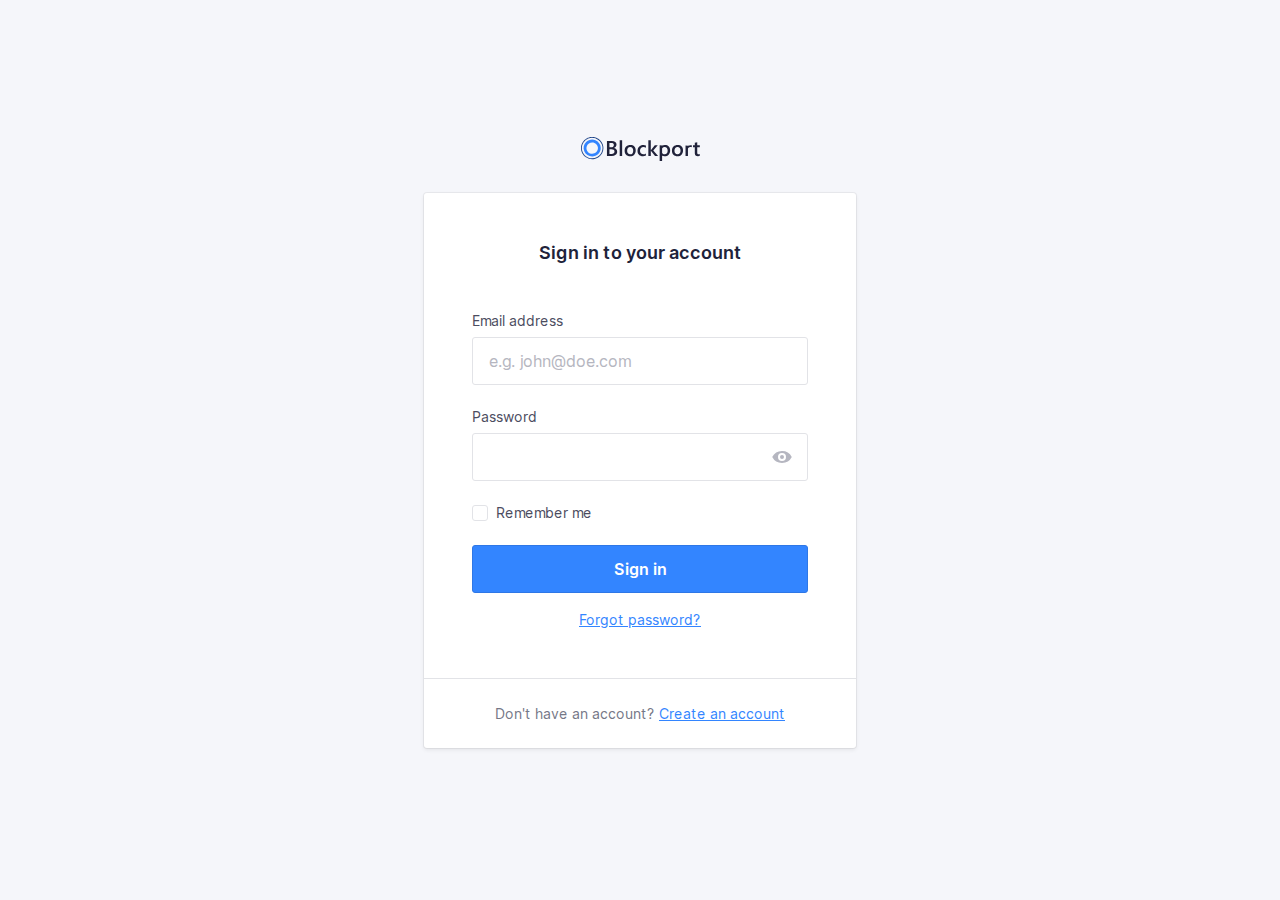
<file: index.html>
<!doctype html>
<html lang="en">
    <head>
        <meta charset="utf-8">
        <meta http-equiv="x-ua-compatible" content="ie=edge">
        <title>Blockport - Sign in</title>
        <meta name="description" content="This is my HTML5 boilerplate.">
        <meta name="viewport" content="width=device-width, initial-scale=1.0">
        <meta name="msapplication-TileColor" content="#3385FF">
        <meta name="theme-color" content="#3385FF">

        <link rel="apple-touch-icon" sizes="180x180" href="apple-touch-icon.png">
        <link rel="icon" type="image/png" sizes="32x32" href="favicon-32x32.png">
        <link rel="icon" type="image/png" sizes="16x16" href="favicon-16x16.png">
        <link rel="manifest" href="site.webmanifest">
        <link rel="mask-icon" href="safari-pinned-tab.svg" color="#3385FF">
        <script src="script/app.js"></script>
        <link rel="stylesheet" href="css/normalize.css">
		<link rel="stylesheet" href="css/screen.css">        
    </head>
    <body>
        <section class="o-row o-row--lg o-row--login">
            <div class="o-container u-max-width-xs">
                <h1 class="c-logo">
                    <svg class="c-logo__symbol" viewBox="0 0 119 24" xmlns="http://www.w3.org/2000/svg">
                        <path class="c-logo__path c-logo__path--1"
                            d="M25.9496128,18.9917356 L25.9496128,4.04231406 L30.7396633,4.04231406 C32.19945,4.04231406 33.3560606,4.35834712 34.2094949,4.99041321 C35.0252057,5.55089835 35.5052521,6.4769114 35.4896465,7.4598347 C35.5056187,8.25676883 35.2485893,9.03557965 34.7604209,9.6694215 C34.2511175,10.3119823 33.5500641,10.7791057 32.7570539,11.0042975 L32.7570539,11.0459504 C33.6957957,11.1207168 34.5764055,11.5260387 35.2392256,12.1884297 C35.8602694,12.8310744 36.1707912,13.6667769 36.1707912,14.6955372 C36.1979832,15.9155062 35.6268682,17.0730015 34.6382155,17.8016529 C33.6205051,18.5950413 32.3363468,18.9917356 30.7857407,18.9917356 L25.9496128,18.9917356 Z M41.1511616,18.9918689 L38.6990404,18.9918689 L38.6990404,3.18727869 L41.1511616,3.18727869 L41.1511616,18.9918689 Z M49.1105387,19.2396694 C47.4477441,19.2396694 46.1195118,18.741157 45.1258418,17.7441322 C44.1321717,16.7471074 43.6360046,15.4247934 43.6373401,13.7771901 C43.6373401,11.9841322 44.1548767,10.5838017 45.1899495,9.57619833 C46.2250223,8.56859504 47.6200337,8.06479338 49.3749832,8.06479338 C51.0591469,8.06479338 52.3720202,8.55471073 53.3136027,9.53454547 C54.2551852,10.5143802 54.7226376,11.8730579 54.7159596,13.6105785 C54.7159596,15.313719 54.2091077,16.677686 53.195404,17.7024794 C52.1817003,18.7272727 50.8200787,19.2396694 49.1105387,19.2396694 Z M64.9231145,18.4998347 C63.986548,19.011405 62.9292595,19.2667693 61.8599663,19.2396694 C60.2572727,19.2396694 58.9657689,18.7444628 57.9854545,17.7540496 C57.0051402,16.7636364 56.5136477,15.4796694 56.5109764,13.9021488 C56.5109764,12.1434711 57.0385299,10.7312397 58.0936364,9.66545453 C59.1487429,8.59966942 60.5611166,8.0661157 62.3307576,8.06479338 C63.2258904,8.04636779 64.1144193,8.22027864 64.9351347,8.57454547 L64.9351347,10.8277686 C64.2490961,10.2941313 63.4035149,10.0011171 62.5310943,9.99471073 C61.5738178,9.96365776 60.6492491,10.3415166 59.9928283,11.0320661 C59.3330526,11.7236364 59.003165,12.6287603 59.003165,13.747438 C59.003165,14.8661157 59.3136869,15.7381818 59.9347306,16.3636364 C60.5557744,17.0023141 61.3891751,17.3216529 62.4349327,17.3216529 C63.3470917,17.3090469 64.2260005,16.9806241 64.9191077,16.3933884 L64.9191077,18.4998347 L64.9231145,18.4998347 Z M77.1256229,18.9918689 L74.0304209,18.9918689 L69.8393771,13.8605902 L69.7973064,13.8605902 L69.7973064,18.9918689 L67.3451852,18.9918689 L67.3451852,3.18727869 L69.7973064,3.18727869 L69.7973064,13.2039344 L69.8393771,13.2039344 L73.7980303,8.31462295 L76.7349663,8.31462295 L72.2814815,13.4718689 L77.1256229,18.9918689 Z M118.81569,18.8747107 C118.223016,19.1343064 117.578072,19.2557712 116.930522,19.2297521 C114.839007,19.2297521 113.793249,18.2380165 113.793249,16.2545455 L113.793249,10.2128926 L111.990219,10.2128926 L111.990219,8.31669423 L113.793249,8.31669423 L113.793249,5.84528927 L116.235354,5.15702479 L116.235354,8.31669423 L118.81569,8.31669423 L118.81569,10.2128926 L116.235354,10.2128926 L116.235354,15.5504132 C116.235354,16.1824793 116.351549,16.6340496 116.583939,16.905124 C116.81633,17.1761983 117.202312,17.3084298 117.741886,17.3018182 C118.130518,17.3099664 118.50999,17.1844984 118.81569,16.9467769 L118.81569,18.8647934 L118.81569,18.8747107 Z M109.678333,8.12826445 C110.052664,8.12904551 110.426384,8.1582218 110.796212,8.21553718 L110.796212,10.2961983 C110.392833,10.129817 109.958979,10.0480952 109.522071,10.0561983 C108.65244,10.0185786 107.815007,10.3854441 107.258266,11.0479339 C107.143588,11.1960713 107.043624,11.3548242 106.959764,11.5219835 L106.959764,18.9917356 L104.519663,18.9917356 L104.519663,8.37818184 L106.959764,8.66776859 L106.959764,8.67768594 C107.814579,8.30025824 108.742499,8.11272598 109.678333,8.12826445 Z M96.4320707,19.2396694 C94.7692761,19.2396694 93.4410438,18.741157 92.4473737,17.7441322 C91.4537037,16.7471074 90.9575366,15.4247934 90.9588721,13.7771901 C90.9588721,11.9841322 91.4764087,10.5838017 92.5114815,9.57619833 C93.5465543,8.56859504 94.9415657,8.06479338 96.6965152,8.06479338 C98.3806789,8.06479338 99.6935522,8.55471073 100.635135,9.53454547 C101.576717,10.5143802 102.04417,11.8730579 102.037492,13.6105785 C102.037492,15.313719 101.53064,16.677686 100.516936,17.7024794 C99.5032323,18.7272727 98.1416107,19.2396694 96.4320707,19.2396694 Z M87.7494781,9.53454547 C88.6883893,10.5157025 89.1578451,11.873719 89.1578451,13.608595 C89.1591806,15.3117355 88.6523287,16.6757025 87.6372896,17.7004959 C86.6222504,18.7252892 85.258625,19.2376859 83.5464141,19.2376859 C82.7065422,19.2489838 81.8737089,19.0847473 81.1023064,18.7557025 L81.1023064,23.8968595 L78.6622054,23.8968595 L78.6622054,8.31471073 L81.1023064,8.60429752 C81.9552279,8.23296681 82.8792553,8.04891403 83.8108586,8.06479338 C85.5017003,8.06479338 86.8145736,8.55471073 87.7494781,9.53454547 Z M96.5422559,9.99471073 C95.6726247,9.95709108 94.8351921,10.3239565 94.2784512,10.9864463 C93.7241864,11.6476033 93.4470539,12.5580165 93.4470539,13.7176859 C93.4470539,14.8363636 93.7275253,15.7170248 94.288468,16.3596694 C94.8529651,17.0028668 95.6823515,17.3568733 96.5422559,17.3216529 C97.5038721,17.3216529 98.2424466,17.0056198 98.7579798,16.3735537 C99.273513,15.7414876 99.5366216,14.8416529 99.5473064,13.6740496 C99.5473064,12.4998347 99.28954,11.5927273 98.7740067,10.9527273 C98.2584735,10.3127273 97.5145568,9.99338845 96.5422559,9.99471073 Z M28.4438047,6.03570248 L28.4438047,10.286281 L30.0645286,10.286281 C30.9353255,10.286281 31.6178058,10.0833058 32.1119697,9.67735538 C32.6061335,9.27140494 32.8532155,8.69619836 32.8532155,7.95173555 C32.8532155,6.67305785 31.9897643,6.03371902 30.262862,6.03371902 L28.4418013,6.03371902 L28.4438047,6.03570248 Z M28.4438047,12.2796694 L28.4438047,17.0082644 L30.5813973,17.0082644 C31.5163019,17.0082644 32.237514,16.7947108 32.7450337,16.3676033 C33.2602043,15.9259125 33.5416601,15.2742418 33.5083165,14.6003306 C33.5083165,13.0505785 32.4238271,12.2757025 30.2548485,12.2757025 L28.4518182,12.2757025 L28.4438047,12.2796694 Z M49.226734,9.99471073 C48.3571028,9.95709108 47.5196702,10.3239565 46.9629293,10.9864463 C46.4086646,11.6476033 46.131532,12.5580165 46.131532,13.7176859 C46.131532,14.8363636 46.4120034,15.7170248 46.9729461,16.3596694 C47.5370578,17.0036033 48.3664998,17.3583638 49.226734,17.3236364 C50.1883502,17.3236364 50.9269247,17.0076033 51.4424579,16.3755372 C51.9579912,15.7434711 52.2157576,14.8436364 52.2157576,13.6760331 C52.2157576,12.5018182 51.9579912,11.5947107 51.4424579,10.9547107 C50.9269247,10.3147108 50.1883502,9.99471073 49.226734,9.99471073 Z M85.8803367,16.3735537 C86.3958699,15.738843 86.6543043,14.8390083 86.6556397,13.6740496 C86.6556397,12.4985124 86.3978733,11.591405 85.8823401,10.9527273 C85.3668068,10.3140496 84.6282323,9.99471073 83.6666162,9.99471073 C82.796985,9.95709108 81.9595523,10.3239565 81.4028114,10.9864463 C81.2895823,11.124335 81.1896456,11.2724196 81.1043098,11.4287603 L81.1043098,15.9153719 C81.6149937,16.8312057 82.6094895,17.3774459 83.6646128,17.3216529 C84.626229,17.3216529 85.3648035,17.0056198 85.8803367,16.3735537 Z">
                        </path>
                        <path class="c-logo__path c-logo__path--2"
                            d="M11.1988215,19.5867769 C7.72899435,19.5891833 4.59940205,17.5218316 3.26949789,14.3488101 C1.93959376,11.1757885 2.67130845,7.5220381 5.12341434,5.09144786 C7.57552021,2.66085764 11.2650639,1.93214337 14.4714645,3.24513351 C17.6778651,4.55812363 19.7696074,7.65421885 19.771229,11.0895868 C19.7679239,15.7772288 15.9334776,19.5780304 11.1988215,19.5867769 Z M11.1988215,5.38314051 C8.86509736,5.38073339 6.75988968,6.77093308 5.86550131,8.90506387 C4.97111293,11.0391947 5.46382249,13.496632 7.11372873,15.1307206 C8.76363496,16.7648092 11.2455511,17.2534798 13.4013998,16.3687158 C15.5572486,15.4839518 16.962125,13.4001349 16.9605051,11.0895868 C16.9572,7.93949107 14.3805102,5.38572999 11.1988215,5.37917355 L11.1988215,5.38314051 Z">
                        </path>
                        <path class="c-logo__path c-logo__path--3"
                            d="M21.2917845,15.8796694 C21.3118182,15.8380165 21.3358586,15.8023141 21.3558923,15.7606612 C22.6443671,13.0744887 22.7786498,9.98607785 21.7280964,7.20021549 C20.6775431,4.41435317 18.5317957,2.16875244 15.7805219,0.975867769 L15.7805219,0.96 C15.6683333,0.910413222 15.5541414,0.874710744 15.4419529,0.82909091 C15.2937037,0.767603308 15.1434512,0.710082645 14.9931987,0.656528927 C14.792862,0.583140496 14.5925253,0.517685949 14.378165,0.458181816 C14.2319192,0.414545453 14.0856734,0.374876033 13.9394276,0.337190082 C13.7203928,0.281652893 13.501358,0.23338843 13.2823232,0.192396694 C13.1480976,0.16661157 13.0138721,0.144793388 12.8816498,0.124958678 C12.6546016,0.0905785125 12.4275533,0.0634710744 12.2005051,0.0436363637 C12.0762963,0.0337190082 11.9500842,0.0238016529 11.8258754,0.0178512397 C11.5881425,0.00462809917 11.3510774,-0.000661157024 11.1146801,0.00198347107 C10.988468,0.00198347107 10.8622559,0.00198347107 10.7380471,0.0119008265 C10.5076599,0.0218181818 10.2792761,0.0376859504 10.0528956,0.0614876034 C9.9146633,0.0753719009 9.77843434,0.0932231406 9.64220539,0.113057851 C9.44186869,0.142809918 9.22350168,0.176528926 9.01715488,0.218181818 C8.86089226,0.249917356 8.70462963,0.283636364 8.548367,0.321322314 C8.39210438,0.359008265 8.18575758,0.412561983 8.00745791,0.466115701 C7.82915825,0.519669423 7.65286195,0.577190081 7.47656566,0.638677688 C7.30026936,0.70016529 7.17405724,0.747768594 7.02580808,0.807272727 C6.82547138,0.884628098 6.63715488,0.969917355 6.44483165,1.05719008 C6.31861953,1.11471074 6.19441077,1.17421488 6.07220539,1.23768595 C5.87186869,1.34082644 5.67153199,1.45190082 5.47119529,1.56694215 C5.36301347,1.63041322 5.25683502,1.69586777 5.15065657,1.76528926 C4.95165543,1.89752066 4.75666107,2.02975207 4.5656734,2.16198347 C4.46416949,2.23603306 4.36400114,2.31140496 4.26516835,2.38809918 C4.07952302,2.52958678 3.89721661,2.67834711 3.71824916,2.83438017 C3.61607744,2.92363636 3.51791246,3.0168595 3.41774411,3.11008265 C3.25747475,3.26347108 3.10121212,3.42214876 2.94895623,3.5861157 C2.84678451,3.69719008 2.74861953,3.81024794 2.64845118,3.92528926 C2.51021886,4.08793389 2.37599327,4.25454547 2.24777778,4.42512397 C2.15161616,4.55206611 2.05946128,4.68099175 1.96930976,4.82181816 C1.90119529,4.92099175 1.82506734,5.0201653 1.75895623,5.11537188 C1.69284512,5.2105785 1.65878788,5.29190081 1.60670034,5.37917355 C1.53457912,5.49818184 1.46446128,5.61917355 1.40636364,5.74214876 C1.28415825,5.96231406 1.16796296,6.18446282 1.06178451,6.40859504 C1.02372054,6.44826445 0.995673401,6.49586778 0.981649832,6.54148761 C0.967626263,6.58710744 0.939579125,6.65454547 0.915538721,6.71008265 C0.808692479,6.95471075 0.711863077,7.20132232 0.625050505,7.44991735 C0.588989899,7.55438018 0.55426487,7.65884298 0.520875421,7.76330577 C0.444747475,8.00528927 0.377968575,8.24793388 0.320538721,8.49123966 C0.291156005,8.61157023 0.263776655,8.73190084 0.238400673,8.85223141 C0.191655443,9.07966942 0.152255892,9.30710742 0.12020202,9.53454547 C0.10016835,9.67338842 0.0821380471,9.81024795 0.0681144781,9.9490909 C0.0460774411,10.1613223 0.0320538721,10.3715703 0.022037037,10.5838017 C0.022037037,10.7365289 0.010016835,10.8872727 0.010016835,11.04 C0.010016835,11.2383471 0.010016835,11.4366942 0.026043771,11.6350413 C0.026043771,11.7917356 0.0440740741,11.9484297 0.0580976431,12.105124 C0.0761279461,12.3034711 0.104175084,12.5018182 0.132222222,12.7001653 C0.146245791,12.8429752 0.18030303,13.0036364 0.2003367,13.1543802 C0.238400673,13.3527273 0.286481481,13.5510744 0.336565657,13.7494215 C0.380639731,13.8961983 0.406683502,14.0330579 0.446750842,14.1758678 C0.506851852,14.3742149 0.576969697,14.5844628 0.647087542,14.7867769 C0.693164983,14.9157025 0.739242424,15.0446281 0.789326599,15.1715703 C0.871464646,15.3699174 0.963619529,15.5801653 1.05777778,15.7804959 C1.11387205,15.8995041 1.16996633,16.0185124 1.23006734,16.1355372 C1.33223906,16.3338843 1.44242424,16.5322314 1.55461279,16.7166942 C1.62473064,16.8357025 1.69484848,16.9527273 1.76897306,17.0677686 C1.88316498,17.2442975 2.00537037,17.4168595 2.12957912,17.587438 C2.21973064,17.7123967 2.31188552,17.8353719 2.40804714,17.9563636 C2.50420875,18.0773554 2.65646465,18.2519008 2.78468013,18.3966942 C2.91289562,18.5414876 3.02308081,18.6644628 3.14929293,18.7933884 C3.27550505,18.9223141 3.3876936,19.027438 3.51190236,19.1424794 C3.63611111,19.2575206 3.81841751,19.4241322 3.98069024,19.5590082 C4.09287879,19.6522314 4.20907407,19.7434711 4.32727273,19.8327273 C4.50957912,19.9735537 4.69388889,20.1084297 4.88621212,20.2294215 C4.9362963,20.2631405 4.98037037,20.3008265 5.03045455,20.3345455 C7.52290169,21.989742 10.5859073,22.5756212 13.5217147,21.9587191 C16.4575222,21.3418171 19.0161165,19.5746694 20.6146465,17.0598347 L20.6266667,17.0598347 C20.6647306,17.0003306 20.6947811,16.9368595 20.7328451,16.8753719 C20.8149832,16.7424794 20.8911111,16.6036364 20.9692424,16.4647934 C21.0854377,16.2763636 21.1936195,16.08 21.2917845,15.8796694 Z M6.96771044,20.4198347 C6.40765296,20.1694737 5.87129224,19.8701033 5.36501684,19.5252893 C5.18671717,19.4042975 5.01442761,19.2773554 4.84614478,19.1464463 C4.73996633,19.065124 4.63378788,18.9818182 4.53161616,18.8965289 C4.38136364,18.7715703 4.23912458,18.6406612 4.09888889,18.5097521 C3.9586532,18.378843 3.87451178,18.2995041 3.76632997,18.1884297 C3.65814815,18.0773554 3.53794613,17.9444628 3.42976431,17.8214876 C3.32158249,17.6985124 3.19737374,17.5557025 3.08718855,17.4247934 C2.97700337,17.2938843 2.91489899,17.1986777 2.83075758,17.0836364 C2.71656566,16.9249587 2.60237374,16.766281 2.49819865,16.6036364 C2.43008418,16.4965289 2.36597643,16.3894215 2.29786195,16.2803306 C2.19368687,16.1038017 2.09752525,15.9252893 1.9973569,15.7447934 C1.94126263,15.6376859 1.89117845,15.528595 1.83909091,15.4195041 C1.7609596,15.2231405 1.67681818,15.0386777 1.60069024,14.8482644 C1.55461279,14.7332231 1.51454545,14.6161983 1.47247475,14.501157 C1.40436027,14.3127273 1.34025253,14.1242975 1.28415825,13.9319008 C1.24609428,13.8029752 1.2140404,13.6760331 1.18198653,13.5490909 C1.13590909,13.3626446 1.09183502,13.1761983 1.05577441,12.9897521 C1.02973064,12.8429752 1.0076936,12.7140496 0.981649832,12.5771901 C0.953602694,12.3927273 0.92956229,12.2082644 0.911531987,12.0218182 C0.897508418,11.8809918 0.889494949,11.7401653 0.881481481,11.5993388 C0.881481481,11.4109091 0.865454545,11.2224794 0.865454545,11.0340496 C0.865454545,10.8971901 0.865454545,10.7603306 0.877474747,10.6254545 C0.877474747,10.4271074 0.899511785,10.2287603 0.919545455,10.0304132 C0.931565657,9.90743803 0.94959596,9.78247936 0.965622896,9.65950414 C0.995673401,9.44528927 1.03173401,9.23107436 1.07580808,9.01884299 C1.09784512,8.91173555 1.12188552,8.80462812 1.14792929,8.69950414 C1.20402357,8.47074382 1.27080247,8.24330577 1.34826599,8.01719009 C1.37764871,7.9246281 1.408367,7.83206612 1.44042088,7.73950414 C1.52189113,7.50545453 1.61204265,7.2740496 1.71087542,7.04528927 C1.75094276,6.95206611 1.7910101,6.86082645 1.83508418,6.76958679 C1.93525253,6.55537188 2.03542088,6.3490909 2.15762626,6.14479338 C2.21973064,6.03570248 2.27983165,5.92661158 2.34594276,5.81752064 C2.45412458,5.63900825 2.5683165,5.46644628 2.68651515,5.29586778 C2.7686532,5.17685949 2.85279461,5.0598347 2.93893939,4.94479338 C3.06047699,4.7847934 3.18602133,4.62876031 3.31557239,4.47669423 C3.40505612,4.36826447 3.49520763,4.26710742 3.58602694,4.17322312 C3.73026936,4.01983471 3.87718294,3.86842975 4.02676768,3.71900826 C4.11491582,3.63438017 4.20506734,3.55173554 4.29722222,3.47107438 C4.46016275,3.32694215 4.62710998,3.18809917 4.79806397,3.05454545 C4.88754769,2.98446281 4.978367,2.91834711 5.07052189,2.85619835 C5.24815375,2.72396694 5.42912458,2.60099173 5.61343434,2.48727273 C5.71093152,2.42512397 5.80909651,2.36561983 5.90792929,2.30876033 C6.09090349,2.20165289 6.27654882,2.09983471 6.46486532,2.00330579 C6.57705387,1.94644628 6.69057799,1.89157025 6.80543771,1.83867769 C6.98306957,1.75669422 7.16203704,1.67933884 7.34234007,1.60661157 C7.47589785,1.55239669 7.61413018,1.50082645 7.75703704,1.45190082 C7.91864196,1.39504132 8.08225029,1.34214876 8.24786195,1.29322314 C8.41347361,1.24429752 8.57975307,1.2 8.74670034,1.16033058 C8.8896072,1.12595041 9.03318182,1.09421488 9.17742424,1.06512397 C9.36841191,1.02677686 9.56073514,0.994380165 9.75439394,0.967933885 C9.87993826,0.950743802 10.0061504,0.934876033 10.1330303,0.920330577 C10.3440516,0.899173554 10.5557407,0.883966942 10.7680976,0.874710744 L11.1126768,0.874710744 C11.3317116,0.874710744 11.5514141,0.880000001 11.7717845,0.890578513 L12.1143603,0.914380167 C12.3307239,0.932892563 12.5464197,0.958677687 12.7614478,0.991735538 C12.8829854,1.01024793 13.004523,1.0307438 13.1260606,1.05322314 C13.330404,1.09157025 13.5347475,1.13652893 13.7390909,1.18809918 C13.8713131,1.22181818 14.0035354,1.25752066 14.1397643,1.29719008 C14.3320875,1.35404959 14.523743,1.41619835 14.7147306,1.48363636 C14.8509596,1.53322314 14.9851852,1.58479339 15.115404,1.64033058 C17.755199,2.69780719 19.8336285,4.79210648 20.8551251,7.42387715 C21.8766218,10.0556478 21.7496417,12.9890377 20.5044613,15.5246281 C20.4123064,15.7229752 20.3041246,15.8975206 20.207963,16.08 C20.1378451,16.2029752 20.0697306,16.3279339 19.9956061,16.4489256 C17.2731751,20.8198837 11.7011151,22.517402 6.96771044,20.4178512 L6.96771044,20.4198347 Z">
                        </path>
                    </svg>
                    <span class="o-hide-accessible">Blockport logo</span>
                </h1>
                <form class="c-card" action="#">
                    <div class="c-card__body">
                        <h2 class="c-card__title">Sign in to your account</h2>
                        <p class="c-form-field js-email-field">
                            <label class="c-label js-email-label" for="username">
                                Email address
                                <span class="c-label__error-message js-email-error-message">
                                    This field is required
                                </span>
                            </label>
                            <input class="c-input js-email-input" type="email" name="username" id="username"
                                placeholder="e.g. john@doe.com" required />
                        </p>
                        <p class="c-form-field js-password-field">
                            <label class="c-label js-password-label" for="password">
                                Password
                                <span class="c-label__error-message js-password-error-message">
                                    This field is required
                                </span>
                            </label>
                            <span class="c-password-toggle-container">
                                <input class="
                        c-input c-input--password-with-toggle
                        js-password-input
                      " type="password" name="password" id="password" required />
                                <!-- Password toggle -->
                                <span class="c-password-toggle">
                                    <input id="togglePasswordCheckbox" type="checkbox" class="
                          o-hide-accessible
                          c-password-toggle__checkbox
                          js-password-toggle-checkbox
                        " tabindex="-1" />
                                    <label class="c-password-toggle__label" for="togglePasswordCheckbox">
                                        <svg class="
                            c-password-toggle__symbol
                            c-password-toggle__symbol--show
                          " xmlns="http://www.w3.org/2000/svg" viewBox="0 0 20 20">
                                            <path
                                                d="M6.4,133.876a11,11,0,0,1,19.571-.061l.029.061a11,11,0,0,1-19.571.061l-.029-.061Zm9.8,4a4,4,0,1,0,0-8h0a4,4,0,0,0,0,8Zm0-2a2,2,0,0,1,0-4h0a2,2,0,1,1,0,4Z"
                                                transform="translate(-6.2 -123.876)" />
                                        </svg>
                                        <svg class="
                            c-password-toggle__symbol
                            c-password-toggle__symbol--hide
                          " xmlns="http://www.w3.org/2000/svg" viewBox="0 0 20 20">
                                            <path
                                                d="M19.009,73.18l-1.77,1.78a3.908,3.908,0,0,0-1.037-.137,4,4,0,0,0-3.857,5.065l-.007-.028-2.76,2.75A11.106,11.106,0,0,1,6.4,78.82,11.014,11.014,0,0,1,19.076,73.2L19,73.18Zm3.8,1.85a11.163,11.163,0,0,1,3.2,3.79,11.014,11.014,0,0,1-12.7,5.622l.077.018,1.77-1.78a3.907,3.907,0,0,0,1.037.137,4,4,0,0,0,3.857-5.065l.007.028,2.76-2.75Zm-.25-3.99,1.42,1.42L9.839,86.6l-1.42-1.42Z"
                                                transform="translate(-6.199 -68.82)" />
                                        </svg>
                                        <span class="o-hide-accessible">Show password</span>
                                    </label>
                                </span>
                            </span>
                        </p>
                        <!-- Custom checkbox -->
                        <p class="c-form-field c-form-field--option">
                            <input class="
                      o-hide-accessible
                      c-option c-option--hidden
                      js-remember-input
                    " type="checkbox" id="customRememberme" />
                            <label class="
                      c-label c-label--option
                      c-custom-option
                      js-remember-label
                    " for="customRememberme">
                                <span class="
                        c-custom-option__fake-input
                        c-custom-option__fake-input--checkbox
                      ">
                                    <svg class="c-custom-option__symbol" xmlns="http://www.w3.org/2000/svg"
                                        viewBox="0 0 9 6.75">
                                        <path
                                            d="M4.75,9.5a1,1,0,0,1-.707-.293l-2.25-2.25A1,1,0,1,1,3.207,5.543L4.75,7.086,8.793,3.043a1,1,0,0,1,1.414,1.414l-4.75,4.75A1,1,0,0,1,4.75,9.5"
                                            transform="translate(-1.5 -2.75)" />
                                    </svg>
                                </span>
                                Remember me
                            </label>
                        </p>
                        <p class="u-mb-md">
                            <!-- Button -->
                            <button class="o-button-reset c-button js-sign-in-button">
                                Sign in
                            </button>
                        </p>
                        <p class="u-text-sm u-align-text-center">
                            <a href="#!"> Forgot password? </a>
                        </p>
                    </div>
                    <div class="c-card__footer">
                        <p class="u-align-text-center u-text-sm u-color-neutral-dark">
                            Don't have an account? <a href="#">Create an account</a>
                        </p>
                    </div>
                </form>
            </div>
        </section>
    </body>
</html>
</file>
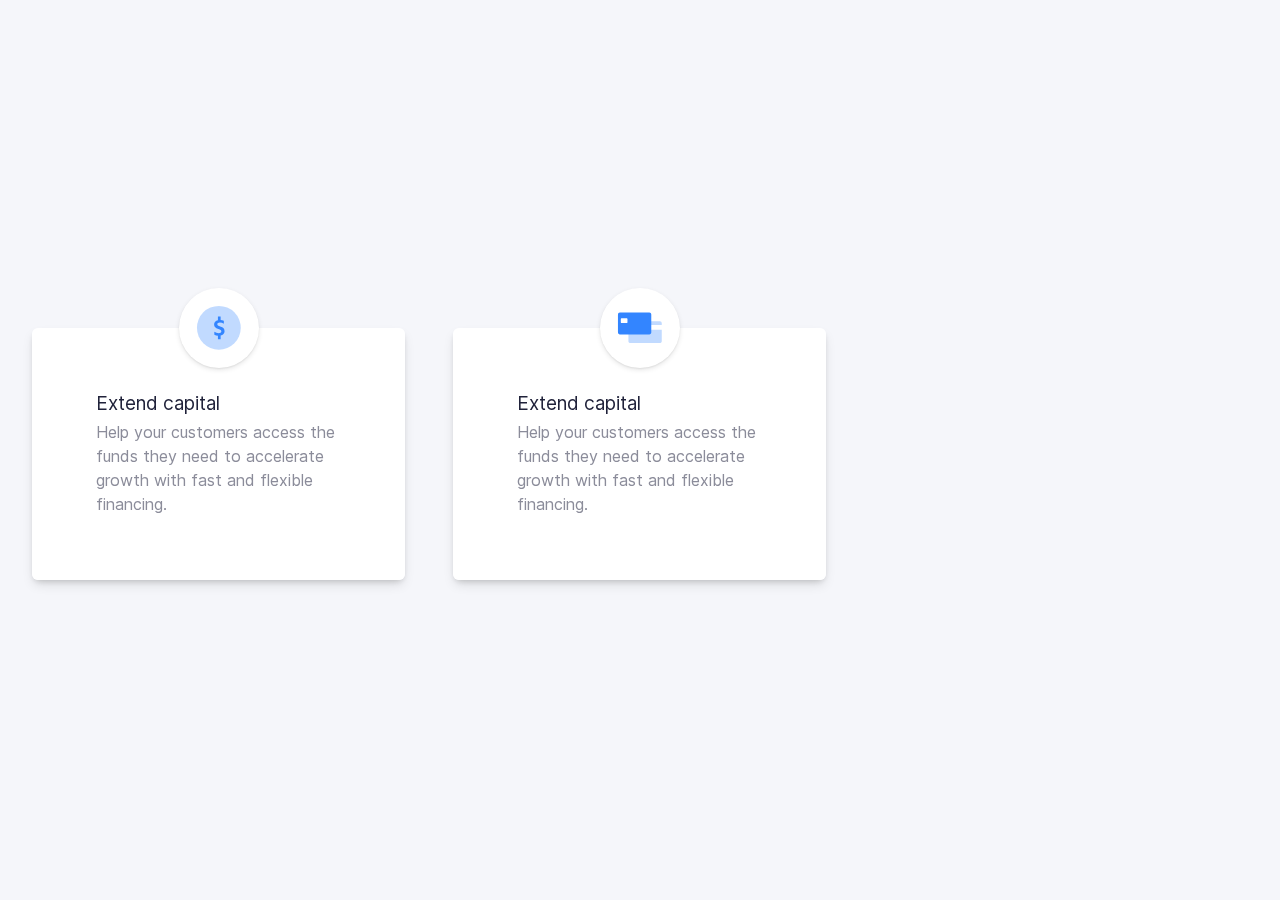
<file: cards.html>
<!doctype html>
<html lang="en">
    <head>
        <meta charset="utf-8">
        <meta http-equiv="x-ua-compatible" content="ie=edge">
        <title>Blockport - Sign in</title>
        <meta name="description" content="This is my HTML5 boilerplate.">
        <meta name="viewport" content="width=device-width, initial-scale=1.0">
        <meta name="msapplication-TileColor" content="#3385FF">
        <meta name="theme-color" content="#3385FF">

        <link rel="apple-touch-icon" sizes="180x180" href="apple-touch-icon.png">
        <link rel="icon" type="image/png" sizes="32x32" href="favicon-32x32.png">
        <link rel="icon" type="image/png" sizes="16x16" href="favicon-16x16.png">
        <link rel="manifest" href="site.webmanifest">
        <link rel="mask-icon" href="safari-pinned-tab.svg" color="#3385FF">

        <link rel="stylesheet" href="css/normalize.css">
		<link rel="stylesheet" href="css/screen.css">
    </head>
    <body>
        <section class="o-row o-row--lg o-row--login">
            <div class="o-container">
                <div class="o-layout o-layout--gutter-lg">
                    <div class="o-layout__item u-1-of-3-bp3">
                        <a href="#!" class="c-tent">
                            <div class="c-tent__icon-wrapper">
                                <svg class="c-tent__icon c-icon" xmlns="http://www.w3.org/2000/svg" viewBox="0 0 48 48">
                                    <g fill="none" fill-rule="evenodd">
                                        <circle class="c-icon__path c-icon__path--color-1" cx="24" cy="24" r="23"></circle>
                                        <path class="c-icon__path c-icon__path--color-2" d="M23.03 36v-3.74a11.64 11.64 0 0 1-3.77-1.07v-3.07a8.36 8.36 0 0 0 4.56 1.5c1.67 0 2.82-.86 2.82-2.11 0-3.15-7.64-1.62-7.64-7.12 0-2.25 1.59-3.94 4.03-4.48V12h2.84v3.74c1.1.1 2.23.38 3.36.9v2.98a8 8 0 0 0-4.15-1.25c-1.6 0-2.72.77-2.72 1.97 0 3 7.64 1.46 7.64 7.11 0 2.33-1.62 4.1-4.13 4.66V36h-2.84z">
                                        </path>
                                    </g>
                                </svg>
                            </div>
                            <div class="c-tent__body">
                                <div class="c-tent__content">
                                    <h2 class="c-tent__title">
                                        Extend capital
                                    </h2>
                                    <p>
                                        Help your customers access the funds they need to accelerate growth with fast and flexible financing.
                                    </p>
                                </div>
                                <div class="c-tent__action">
                                    Read more
                                </div>
                            </div>                           
                        </a>
                    </div>
                    <div class="o-layout__item u-1-of-3-bp3">
                        <a href="#!" class="c-tent">
                            <div class="c-tent__icon-wrapper">
                                <svg class="c-tent__icon c-icon" xmlns="http://www.w3.org/2000/svg" viewBox="0 0 48 48">
                                    <g fill="none" transform="translate(1 8)">
                                        <path class="c-icon__path c-icon__path--color-1"
                                            d="M44,32 L13,32 C11.8954305,32 11,31.1045695 11,30 L11,19.2 L33.455,19.2 L33.455,18 L46,18 L46,30 C46,31.1045695 45.1045695,32 44,32 Z M33.455,9 L44,9 C45.1045695,9 46,9.8954305 46,11 L46,13 L33.455,13 L33.455,9 Z">
                                        </path>
                                        <path class="c-icon__path c-icon__path--color-2"
                                            d="M33,23 L2,23 C0.8954305,23 0,22.1045695 0,21 L0,2 C0,0.8954305 0.8954305,0 2,0 L33,0 C34.1045695,0 35,0.8954305 35,2 L35,21 C35,22.1045695 34.1045695,23 33,23 Z M10,7 C10,6.44771525 9.55228475,6 9,6 L4,6 C3.44771525,6 3,6.44771525 3,7 L3,10 C3,10.5522847 3.44771525,11 4,11 L9,11 C9.55228475,11 10,10.5522847 10,10 L10,7 Z">
                                        </path>
                                    </g>
                                </svg>
                            </div>
                            <div class="c-tent__body">
                                <div class="c-tent__content">
                                    <h2 class="c-tent__title">
                                        Extend capital
                                    </h2>
                                    <p>
                                        Help your customers access the funds they need to accelerate growth with fast and flexible financing.
                                    </p>
                                </div>
                                <div class="c-tent__action">
                                    Read more
                                </div>
                            </div>                           
                        </a>
                    </div>
                </div>                
            </div>
        </section>
    </body>
</html>
</file>
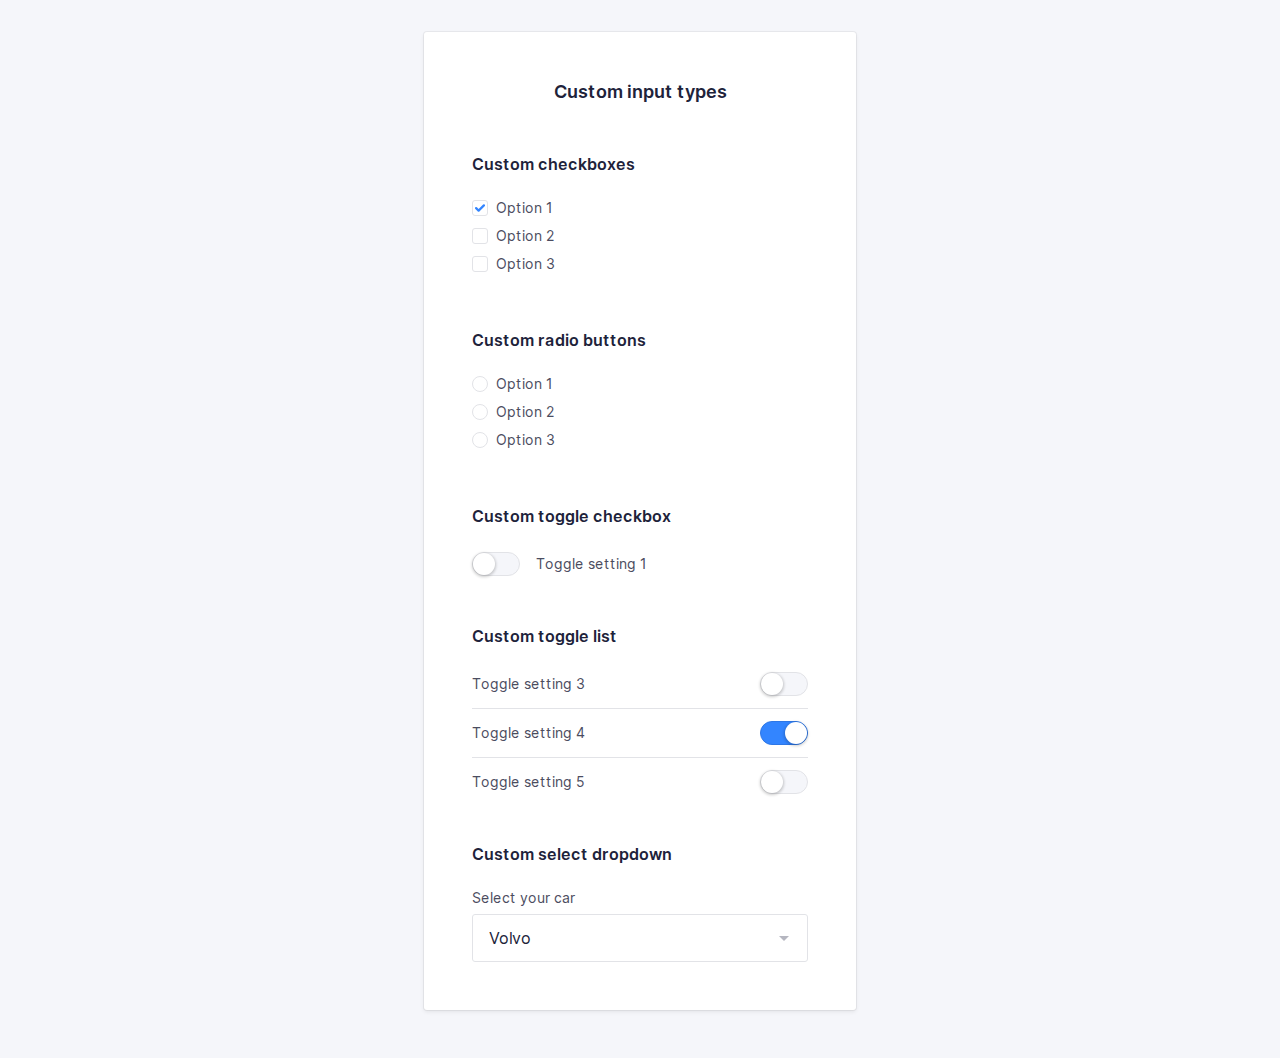
<file: inputs.html>
<!doctype html>
<html lang="en">

<head>
    <meta charset="utf-8">
    <meta http-equiv="x-ua-compatible" content="ie=edge">
    <title>Blockport - Custom input types</title>
    <meta name="description" content="This is my HTML5 boilerplate.">
    <meta name="viewport" content="width=device-width, initial-scale=1.0">
    <meta name="msapplication-TileColor" content="#3385FF">
    <meta name="theme-color" content="#3385FF">

    <link rel="apple-touch-icon" sizes="180x180" href="apple-touch-icon.png">
    <link rel="icon" type="image/png" sizes="32x32" href="favicon-32x32.png">
    <link rel="icon" type="image/png" sizes="16x16" href="favicon-16x16.png">
    <link rel="manifest" href="site.webmanifest">
    <link rel="mask-icon" href="safari-pinned-tab.svg" color="#3385FF">

    <link rel="stylesheet" href="css/normalize.css">
    <link rel="stylesheet" href="css/screen.css">
</head>

<body>
    <section class="o-row o-row--lg o-row--login o-row--beta">
        <div class="o-container u-max-width-xs">
            <form class="c-card" action="#">
                <div class="c-card__body">
                    <h2 class="c-card__title">
                        Custom input types
                    </h2>
                    <div class="o-section">
                        <!-- Custom checkboxes -->
                        <h5>
                            Custom checkboxes
                        </h5>
                        <ul class="o-list c-option-list">
                            <li class="c-form-field c-form-field--option c-option-list__item">
                                <input class="o-hide-accessible c-option c-option--hidden" type="checkbox"
                                    id="checkbox1" checked>
                                <label class="c-label c-label--option c-custom-option" for="checkbox1">
                                    <span class="c-custom-option__fake-input c-custom-option__fake-input--checkbox">
                                        <svg class="c-custom-option__symbol" xmlns="http://www.w3.org/2000/svg"
                                            viewBox="0 0 9 6.75">
                                            <path
                                                d="M4.75,9.5a1,1,0,0,1-.707-.293l-2.25-2.25A1,1,0,1,1,3.207,5.543L4.75,7.086,8.793,3.043a1,1,0,0,1,1.414,1.414l-4.75,4.75A1,1,0,0,1,4.75,9.5"
                                                transform="translate(-1.5 -2.75)" />
                                        </svg>
                                    </span>
                                    Option 1
                                </label>
                            </li>
                            <li class="c-form-field c-form-field--option c-option-list__item">
                                <input class="o-hide-accessible c-option c-option--hidden" type="checkbox"
                                    id="checkbox2">
                                <label class="c-label c-label--option c-custom-option" for="checkbox2">
                                    <span class="c-custom-option__fake-input c-custom-option__fake-input--checkbox">
                                        <svg class="c-custom-option__symbol" xmlns="http://www.w3.org/2000/svg"
                                            viewBox="0 0 9 6.75">
                                            <path
                                                d="M4.75,9.5a1,1,0,0,1-.707-.293l-2.25-2.25A1,1,0,1,1,3.207,5.543L4.75,7.086,8.793,3.043a1,1,0,0,1,1.414,1.414l-4.75,4.75A1,1,0,0,1,4.75,9.5"
                                                transform="translate(-1.5 -2.75)" />
                                        </svg>
                                    </span>
                                    Option 2
                                </label>
                            </li>
                            <li class="c-form-field c-form-field--option c-option-list__item">
                                <input class="o-hide-accessible c-option c-option--hidden" type="checkbox"
                                    id="checkbox3">
                                <label class="c-label c-label--option c-custom-option" for="checkbox3">
                                    <span class="c-custom-option__fake-input c-custom-option__fake-input--checkbox">
                                        <svg class="c-custom-option__symbol" xmlns="http://www.w3.org/2000/svg"
                                            viewBox="0 0 9 6.75">
                                            <path
                                                d="M4.75,9.5a1,1,0,0,1-.707-.293l-2.25-2.25A1,1,0,1,1,3.207,5.543L4.75,7.086,8.793,3.043a1,1,0,0,1,1.414,1.414l-4.75,4.75A1,1,0,0,1,4.75,9.5"
                                                transform="translate(-1.5 -2.75)" />
                                        </svg>
                                    </span>
                                    Option 3
                                </label>
                            </li>
                        </ul>
                    </div>
                    <div class="o-section">
                        <!-- Custom radio buttons -->
                        <h5>
                            Custom radio buttons
                        </h5>
                        <ul class="o-list c-option-list">
                            <li class="c-form-field c-form-field--option c-option-list__item">
                                <input class="o-hide-accessible c-option c-option--hidden" type="radio" name="radios"
                                    id="radio1">
                                <label class="c-label c-label--option c-custom-option" for="radio1">
                                    <span class="c-custom-option__fake-input c-custom-option__fake-input--radio">
                                        <span class="c-custom-option__symbol"></span>
                                    </span>
                                    Option 1
                                </label>
                            </li>
                            <li class="c-form-field c-form-field--option c-option-list__item">
                                <input class="o-hide-accessible c-option c-option--hidden" type="radio" name="radios"
                                    id="radio2">
                                <label class="c-label c-label--option c-custom-option" for="radio2">
                                    <span class="c-custom-option__fake-input c-custom-option__fake-input--radio">
                                        <span class="c-custom-option__symbol"></span>
                                    </span>
                                    Option 2
                                </label>
                            </li>
                            <li class="c-form-field c-form-field--option c-option-list__item">
                                <input class="o-hide-accessible c-option c-option--hidden" type="radio" name="radios"
                                    id="radio3">
                                <label class="c-label c-label--option c-custom-option" for="radio3">
                                    <span class="c-custom-option__fake-input c-custom-option__fake-input--radio">
                                        <span class="c-custom-option__symbol"></span>
                                    </span>
                                    Option 3
                                </label>
                            </li>
                        </ul>
                    </div>
                    <div class="o-section">
                        <!-- Custom toggle checkboxes -->
                        <h5>
                            Custom toggle checkbox
                        </h5>
                        <p>
                            <input class="o-hide-accessible c-option c-option--hidden" type="checkbox" id="toggle1">
                            <label class="c-label c-label--option c-custom-toggle" for="toggle1">
                                <span class="c-custom-toggle__fake-input">
                                </span>
                                Toggle setting 1
                            </label>
                        </p>
                    </div>
                    <div class="o-section">
                        <h5>
                            Custom toggle list
                        </h5>
                        <ul class="o-list c-custom-toggle-list">
                            <li class="c-custom-toggle-list__item">
                                <input class="o-hide-accessible c-option c-option--hidden" type="checkbox" id="toggle3">
                                <label class="c-label c-label--option c-custom-toggle c-custom-toggle--inverted"
                                    for="toggle3">
                                    <span class="c-custom-toggle__fake-input">
                                    </span>
                                    Toggle setting 3
                                </label>
                            </li>
                            <li class="c-custom-toggle-list__item">
                                <input class="o-hide-accessible c-option c-option--hidden" type="checkbox" id="toggle4"
                                    checked>
                                <label class="c-label c-label--option c-custom-toggle c-custom-toggle--inverted"
                                    for="toggle4">
                                    <span class="c-custom-toggle__fake-input">
                                    </span>
                                    Toggle setting 4
                                </label>
                            </li>
                            <li class="c-custom-toggle-list__item">
                                <input class="o-hide-accessible c-option c-option--hidden" type="checkbox" id="toggle5">
                                <label class="c-label c-label--option c-custom-toggle c-custom-toggle--inverted"
                                    for="toggle5">
                                    <span class="c-custom-toggle__fake-input">
                                    </span>
                                    Toggle setting 5
                                </label>
                            </li>
                        </ul>
                    </div>
                    <div class="o-section">
                        <!-- Custom select -->
                        <h5>
                            Custom select dropdown
                        </h5>
                        <p class="c-form-field">
                            <label class="c-label" for="select1">
                                Select your car
                            </label>
                            <span class="c-custom-select">
                                <select class="c-input c-custom-select__input" class="" name="select1" id="select1">
                                    <option value="volvo">Volvo</option>
                                    <option value="saab">Saab</option>
                                    <option value="mercedes">Mercedes</option>
                                    <option value="audi">Audi</option>
                                </select>
                                <svg class="c-custom-select__symbol" xmlns="http://www.w3.org/2000/svg"
                                    viewBox="0 0 24 24">
                                    <path d="M7,10l5,5,5-5Z" />
                                </svg>
                            </span>
                        </p>
                    </div>
                </div>
            </form>
        </div>
    </section>
</body>

</html>
</file>
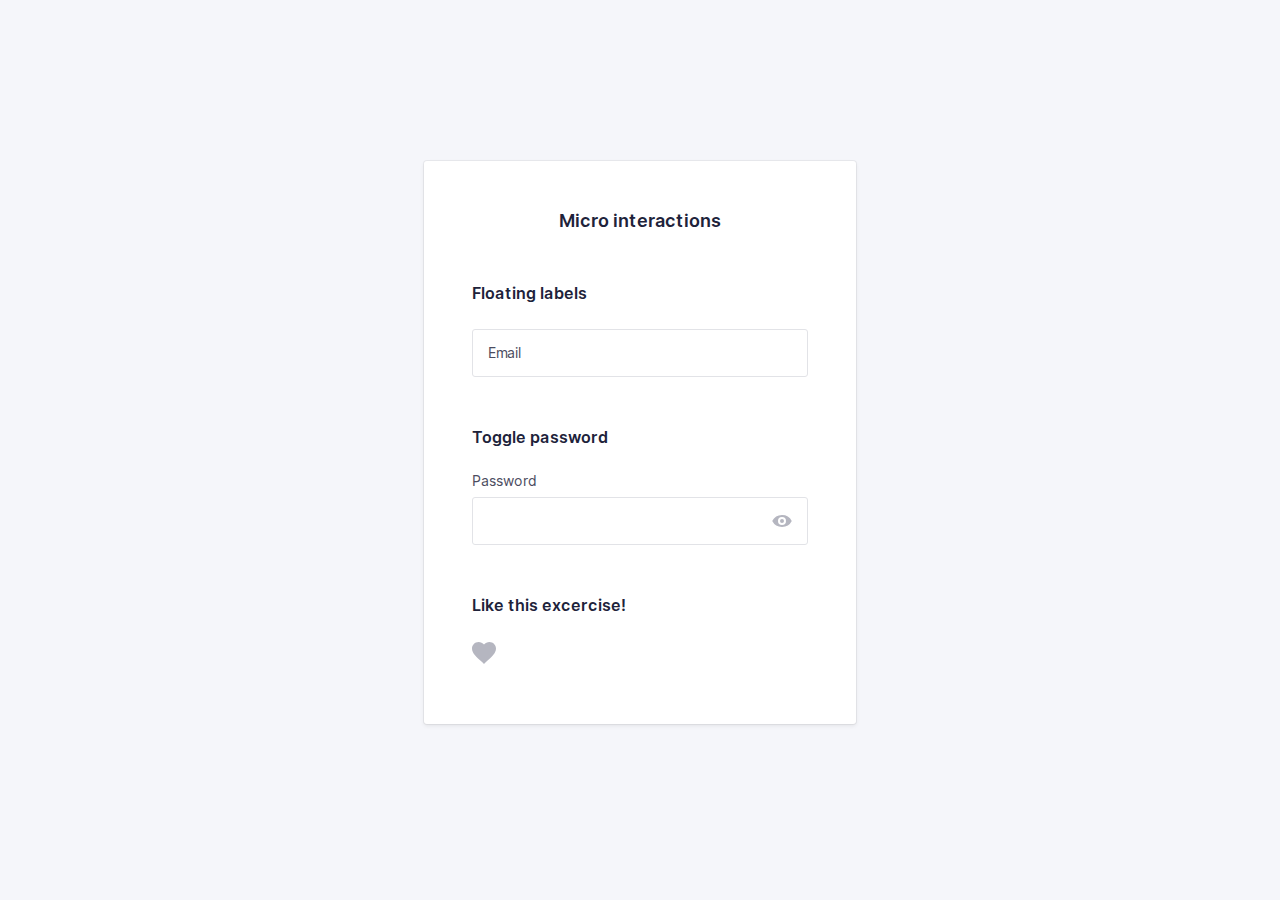
<file: interactions.html>
<!doctype html>
<html lang="en">

<head>
    <meta charset="utf-8">
    <meta http-equiv="x-ua-compatible" content="ie=edge">
    <title>Blockport - Custom input types</title>
    <meta name="description" content="This is my HTML5 boilerplate.">
    <meta name="viewport" content="width=device-width, initial-scale=1.0">
    <meta name="msapplication-TileColor" content="#3385FF">
    <meta name="theme-color" content="#3385FF">

    <link rel="apple-touch-icon" sizes="180x180" href="apple-touch-icon.png">
    <link rel="icon" type="image/png" sizes="32x32" href="favicon-32x32.png">
    <link rel="icon" type="image/png" sizes="16x16" href="favicon-16x16.png">
    <link rel="manifest" href="site.webmanifest">
    <link rel="mask-icon" href="safari-pinned-tab.svg" color="#3385FF">
    <script src="script/floating_label.js"></script>
    <script src="script/passwordtoggle.js"></script>
    <link rel="stylesheet" href="css/normalize.css">
    <link rel="stylesheet" href="css/screen.css">
</head>

<body>
    <section class="o-row o-row--lg o-row--login o-row--beta">
        <div class="o-container u-max-width-xs">
            <form class="c-card" action="#">
                <div class="c-card__body">
                    <h2 class="c-card__title">Micro interactions</h2>
                    <div class="o-section">
                        <h5>Floating labels</h5>
                        <p class="c-form-field">
                            <label class="c-label c-label--floating js-floating-label" for="username">
                                Email
                            </label>
                            <input class="c-input c-input--with-floating-label js-floating-input" type="email"
                                name="username" id="username" required />
                        </p>
                    </div>
                    <div class="o-section">
                        <h5>Toggle password</h5>
                        <p class="c-form-field js-password-field">
                            <label class="c-label js-password-label" for="password">
                                Password
                                <span class="c-label__error-message js-password-error-message">
                                    This field is required
                                </span>
                            </label>
                            <span class="c-password-toggle-container">
                                <input class="
                      c-input c-input--password-with-toggle
                      js-password-input
                    " type="password" name="password" id="password" required />
                                <!-- Password toggle -->
                                <span class="c-password-toggle">
                                    <input id="togglePasswordCheckbox" type="checkbox" class="
                        o-hide-accessible
                        c-password-toggle__checkbox
                        js-password-toggle-checkbox
                      " tabindex="-1" />
                                    <label class="c-password-toggle__label" for="togglePasswordCheckbox">
                                        <svg class="
                          c-password-toggle__symbol
                          c-password-toggle__symbol--show
                        " xmlns="http://www.w3.org/2000/svg" viewBox="0 0 20 20">
                                            <path
                                                d="M6.4,133.876a11,11,0,0,1,19.571-.061l.029.061a11,11,0,0,1-19.571.061l-.029-.061Zm9.8,4a4,4,0,1,0,0-8h0a4,4,0,0,0,0,8Zm0-2a2,2,0,0,1,0-4h0a2,2,0,1,1,0,4Z"
                                                transform="translate(-6.2 -123.876)" />
                                        </svg>
                                        <svg class="
                          c-password-toggle__symbol
                          c-password-toggle__symbol--hide
                        " xmlns="http://www.w3.org/2000/svg" viewBox="0 0 20 20">
                                            <path
                                                d="M19.009,73.18l-1.77,1.78a3.908,3.908,0,0,0-1.037-.137,4,4,0,0,0-3.857,5.065l-.007-.028-2.76,2.75A11.106,11.106,0,0,1,6.4,78.82,11.014,11.014,0,0,1,19.076,73.2L19,73.18Zm3.8,1.85a11.163,11.163,0,0,1,3.2,3.79,11.014,11.014,0,0,1-12.7,5.622l.077.018,1.77-1.78a3.907,3.907,0,0,0,1.037.137,4,4,0,0,0,3.857-5.065l.007.028,2.76-2.75Zm-.25-3.99,1.42,1.42L9.839,86.6l-1.42-1.42Z"
                                                transform="translate(-6.199 -68.82)" />
                                        </svg>
                                        <span class="o-hide-accessible">Show password</span>
                                    </label>
                                </span>
                            </span>
                        </p>
                    </div>
                    <div class="o-section">
                        <!-- Like -->
                        <h5>Like this excercise!</h5>
                        <p class="c-like">
                            <input class="o-hide-accessible c-like__input" type="checkbox" id="like" />
                            <label class="c-label c-like__label" for="like">
                                <svg class="c-like__symbol" xmlns="http://www.w3.org/2000/svg"
                                    xmlns:xlink="http://www.w3.org/1999/xlink" version="1.1" id="Capa_1" x="0px" y="0px"
                                    viewBox="0 0 510 510" style="enable-background: new 0 0 510 510"
                                    xml:space="preserve">
                                    <path
                                        d="M255,489.6l-35.7-35.7C86.7,336.6,0,257.55,0,160.65C0,81.6,61.2,20.4,140.25,20.4c43.35,0,86.7,20.4,114.75,53.55 C283.05,40.8,326.4,20.4,369.75,20.4C448.8,20.4,510,81.6,510,160.65c0,96.9-86.7,175.95-219.3,293.25L255,489.6z" />
                                </svg>
                            </label>
                        </p>
                    </div>
                </div>
            </form>
        </div>
    </section>
</body>

</html>
</file>
<file: css/screen.css>
/*------------------------------------*\
#FONTS
\*------------------------------------*/

@font-face {
    font-family: "Inter Web";
    font-weight: 400;
    src: url("../fonts/Inter-Regular.woff2") format("woff2")
}

@font-face {
    font-family: "Inter Web";
    font-weight: 600;
    src: url("../fonts/Inter-SemiBold.woff2") format("woff2")
}

/*------------------------------------*\
#Variables
\*------------------------------------*/

:root {
    /* Global colors */
    --global-color-alpha-light: #4F95FF;
    --global-color-alpha: #3385FF;
    --global-color-alpha-dark: #2E77E6;
    --global-color-alpha-x-dark: #1B4186;
    --global-color-alpha-transparent: #3385ffbf;
    --global-color-alpha-x-transparent: #3385ff4d;

    --global-color-neutral-xxxx-light: #F5F6FA;
    --global-color-neutral-xxx-light: #E2E3E7;
    --global-color-neutral-xx-light: #caccd4;
    --global-color-neutral-x-light: #b5b6c0;
    --global-color-neutral-light: #a0a1ad;
    --global-color-neutral: #8b8c9a;
    --global-color-neutral-dark: #757787;
    --global-color-neutral-x-dark: #606274;
    --global-color-neutral-xx-dark: #4b4c60;
    --global-color-neutral-xxx-dark: #35374d;
    --global-color-neutral-xxxx-dark: #20223a;
    --global-color-error: #FF3333;
    --global-color-error-transparent: #FF3333bf;
    --global-color-error-x-transparent: #FF33334d;

    /* global page settings */
    --global-page-color: var(--global-color-neutral-xxxx-dark);
    --global-page-backgroundColor: var(--global-color-neutral-xxxx-light);
    --global-selection-backgroundColor: var(--global-color-alpha);

    /* border radius */
    --global-borderRadius: 3px;
    --global-borderWidth: 1px;

    /* transitions */
    --global-transitionEasing-out: ease-out;
    --global-transitionEasing-out-cubic: cubic-bezier(0.22, 0.61, 0.36, 1);
    --global-transitionDuration-alpha: .1s;
    --global-transitionDuration-beta: .2s;
    --global-transitionDuration-gamma: .3s;


    /* Baseline settings */
    --global-baseline: 8px;
    --global-whitespace: calc(var(--global-baseline) * 3);
    /* = 24px */

    --global-whitespace-xs: calc(var(--global-baseline) * .5);
    /* = 4px */
    --global-whitespace-sm: calc(var(--global-baseline) * 1);
    /*  = 8px */
    --global-whitespace-md: calc(var(--global-baseline) * 2);
    /*  = 16px */
    --global-whitespace-lg: calc(var(--global-baseline) * 4);
    /*  = 32px */
    --global-whitespace-xl: calc(var(--global-whitespace) * 2);
    /*  = 48px */
    --global-whitespace-xxl: calc(var(--global-whitespace) * 3);
    /*  = 72px */

    /* forms */
    --global-label-color: var(--global-color-neutral-xx-dark);
    --global-placeholder-color: var(--global-color-neutral-x-light);
    --global-input-backgroundColor: White;
    --global-input-color: var(--global-color-neutral-xxxx-dark);
    --global-input-borderColor: var(--global-color-neutral-xxx-light);
    --global-input-hover-borderColor: var(--global-color-neutral-xx-light);
    --global-input-focus-borderColor: var(--global-color-alpha);
    --global-input-focus-boxShadowSpread: 0 0 0 3px;
    --global-input-focus-boxShadowColor: var(--global-color-alpha-x-transparent);
    --global-input-error-borderColor: var(--global-color-error);
    --global-input-error-boxShadowColor: var(--global-color-error-x-transparent);
}

@media (prefers-color-scheme: dark) {
    :root {
        --global-page-color: White;
        --global-page-backgroundColor: var(--global-color-neutral-xxxx-dark);

        --global-label-color: var(--global-color-neutral-xx-light);
        --global-placeholder-color: var(--global-color-neutral-dark);
        --global-input-backgroundColor: var(--global-color-neutral-xxxx-dark);
        --global-input-color: var(--global-color-neutral-xxxx-light);
        --global-input-borderColor: var(--global-input-backgroundColor);
        --global-input-hover-borderColor: var(--global-input-backgroundColor);
        --global-input-focus-borderColor: var(--global-input-backgroundColor);
        --global-input-focus-boxShadowColor: var(--global-color-alpha-transparent);
        --global-input-error-borderColor: var(--global-input-backgroundColor);
        --global-input-error-boxShadowColor: var(--global-color-error-transparent);
    }
}

/*------------------------------------*\
#GENERIC
\*------------------------------------*/

/*
    Generic: Page
    ---
    Global page styles + universal box-sizing:
*/

html {
    background-color: var(--global-page-backgroundColor);
    color: var(--global-page-color);
    font-size: 16px;
    line-height: 1.5;
    font-family: "Inter Web", Helvetica, arial, sans-serif;
    box-sizing: border-box;
    -webkit-font-smoothing: antialiased;
    -moz-osx-font-smoothing: grayscale;
}

*,
*:before,
*:after {
    box-sizing: inherit;
}

/*
* Remove text-shadow in selection highlight:
* https://twitter.com/miketaylr/status/12228805301
*
* Customize the background color to match your design.
*/

::-moz-selection {
    background: var(--global-selection-backgroundColor);
    color: white;
    text-shadow: none;
}

::selection {
    background: var(--global-selection-backgroundColor);
    color: white;
    text-shadow: none;
}

/*------------------------------------*\
#Elements
\*------------------------------------*/

/*
Elements: Images
---
Default markup for images to make them responsive
*/

img {
    max-width: 100%;
    vertical-align: top;
}

/*
    Elements: typography
    ---
    Default markup for typographic elements
*/

h1,
h2,
h3 {
    font-weight: 700;
}

h1 {
    font-size: 36px;
    line-height: calc(var(--global-baseline) * 6);
    margin: 0 0 var(--global-whitespace);
}

h2 {
    font-size: 32px;
    line-height: calc(var(--global-baseline) * 5);
    margin: 0 0 var(--global-whitespace);
}

h3 {
    font-size: 26px;
    line-height: calc(var(--global-baseline) * 4);
    margin: 0 0 var(--global-whitespace);
}

h4,
h5,
h6 {
    font-size: 16px;
    font-weight: 600;
    line-height: calc(var(--global-baseline) * 3);
    margin: 0 0 var(--global-whitespace);
}

p,
ol,
ul,
dl,
table,
address,
figure {
    margin: 0 0 var(--global-whitespace);
}

ul,
ol {
    padding-left: var(--global-whitespace);
}

li ul,
li ol {
    margin-bottom: 0;
}

blockquote {
    font-style: normal;
    font-size: 23px;
    line-height: calc(var(--global-baseline) * 6);
    margin: 0 0 var(--global-whitespace);
}

blockquote * {
    font-size: inherit;
    line-height: inherit;
}

figcaption {
    font-weight: 400;
    font-size: 12px;
    line-height: calc(var(--global-baseline) * 2);
    margin-top: var(--global-whitespace-xxs);
}

hr {
    border: 0;
    height: var(--global-borderWidth);
    background: LightGrey;
    margin: 0 0 var(--global-whitespace);
}

a {
    --link-transition: all var(--global-transitionDuration-alpha) var(--global-transitionEasing-out);
    transition: var(--link-transition);
    color: var(--link-color, var(--global-color-alpha));
    outline-color: var(--link-boxShadowColor);
    outline-width: medium;
    outline-offset: 2px;
}

a:visited {
    color: var(--link-visited-color, var(--global-color-alpha));
}

a:hover {
    color: var(--link-hover-color, var(--global-color-alpha-light));
}

a:active {
    color: var(--link-active-color, var(--global-color-alpha-dark));
}

a:focus {
    color: var(--link-focus-color, var(--global-color-alpha));
}

label,
input {
    display: block;
}

select {
    width: 100%;
}

input::placeholder {
    color: var(--input-placeholder-color, var(--global-placeholder-color));
}

/*------------------------------------*\
#OBJECTS
\*------------------------------------*/

/*
    Objects: Row
    ---
    Creates a horizontal row that stretches the viewport and adds padding around children
*/

.o-row {
    position: relative;
    padding: 24px 24px 0;
}

.o-row--login {
    min-height: 100vh;
    display: flex;
    align-items: center;
}

/* size modifiers */

.o-row--lg {
    padding-top: 48px;
    padding-bottom: 24px;
}

.o-row--xl {
    padding-top: 72px;
    padding-bottom: 48px;
}

@media (min-width: 768px) {
    .o-row {
        padding-left: 48px;
        padding-right: 48px;
    }
}

@media (min-width: 992px) {
    .o-row--xl {
        padding-top: 96px;
        padding-bottom: 72px;
    }
}

/*
    Objects: Container
    ---
    Creates a horizontal container that sets de global max-width
*/

.o-container {
    margin-left: auto;
    margin-right: auto;
    max-width: 79.5em;
    /* 79.5 * 16px = 1272 */
    width: 100%;
}

/*
    Objects: Row
    ---
    Creates a horizontal row that stretches the viewport and adds padding around children
*/

.o-row {
    position: relative;
    padding: var(--global-whitespace) var(--global-whitespace) 0;
}

.o-row--login {
    min-height: 100vh;
    display: -webkit-flex;
    display: -ms-flex;
    display: flex;
    -ms-align-items: center;
    align-items: center;
}

/* size modifiers */

.o-row--lg {
    padding-top: var(--global-whitespace-lg);
    padding-bottom: var(--global-whitespace);
}

@media (min-width: 768px) {
    .o-row {
        padding-left: var(--global-whitespace-lg);
        padding-right: var(--global-whitespace-lg);
    }
}

/*
    Objects: Container
    ---
    Creates a horizontal container that sets de global max-width
*/

.o-container {
    margin-left: auto;
    margin-right: auto;
    max-width: 79.5em;
    /* 79.5 * 16px = 1272 */
    width: 100%;
}

/*
    Objects: section
    ---
    Creates vertical whitespace between adjacent sections inside a row
*/

.o-section {
    position: relative;
}

.o-section+.o-section {
    padding-top: var(--global-whitespace);
}

@media (min-width: 768px) {

    .o-section--lg+.o-section--lg,
    .o-section--xl+.o-section--xl {
        padding-top: var(--global-whitespace-lg);
    }
}

@media (min-width: 992px) {
    .o-section--xl+.o-section--xl {
        padding-top: var(--global-whitespace-xxl);
    }
}

/*
    Objects: Layout
    ---
    The layout object provides us with a column-style layout system. This object
    contains the basic structural elements, but classes should be complemented
    with width utilities
*/

.o-layout {
    display: -webkit-flex;
    display: -ms-flexbox;
    display: flex;
    flex-wrap: wrap;
}

.o-layout__item {
    width: 100%;
}

/* gutter modifiers, these affect o-layout__item too */

.o-layout--gutter {
    margin: 0 -12px;
}

.o-layout--gutter>.o-layout__item {
    padding: 0 12px;
}

.o-layout--gutter-sm {
    margin: 0 -6px;
}

.o-layout--gutter-sm>.o-layout__item {
    padding: 0 6px;
}

.o-layout--gutter-lg {
    margin: 0 calc(var(--global-whitespace) * -1);
}

.o-layout--gutter-lg>.o-layout__item {
    padding: 0 var(--global-whitespace);
}

.o-layout--gutter-xl {
    margin: 0 calc(var(--global-whitespace-lg) * -1);
}

.o-layout--gutter-xl>.o-layout__item {
    padding: 0 var(--global-whitespace-lg);
}

/* reverse horizontal row modifier */

.o-layout--row-reverse {
    flex-direction: row-reverse;
}

/* Horizontal alignment modifiers*/

.o-layout--justify-start {
    justify-content: flex-start;
}

.o-layout--justify-end {
    justify-content: flex-end;
}

.o-layout--justify-center {
    justify-content: center;
}

.o-layout--justify-space-around {
    justify-content: space-around;
}

.o-layout--justify-space-evenly {
    justify-content: space-evenly;
}

.o-layout--justify-space-between {
    justify-content: space-between;
}

/* Vertical alignment modifiers */

.o-layout--align-start {
    align-items: flex-start;
}

.o-layout--align-end {
    align-items: flex-end;
}

.o-layout--align-center {
    align-items: center;
}

.o-layout--align-baseline {
    align-items: baseline;
}

/* Vertical alignment modifiers that only work if there is one than one flex item */

.o-layout--align-content-start {
    align-content: start;
}

.o-layout--align-content-end {
    align-content: end;
}

.o-layout--align-content-center {
    align-content: center;
}

.o-layout--align-content-space-around {
    align-content: space-around;
}

.o-layout--align-content-space-between {
    align-content: space-between;
}

/*
    Objects: List
    ---
    Small reusable object to remove default list styling from lists
*/

.o-list {
    list-style: none;
    padding: 0;
}

/*
    Object: Button reset
    ---
    Small button reset object
*/

.o-button-reset {
    border: none;
    margin: 0;
    padding: 0;
    width: auto;
    overflow: visible;
    background: transparent;

    /* inherit font & color from ancestor */
    color: inherit;
    font: inherit;

    /* Normalize `line-height`. Cannot be changed from `normal` in Firefox 4+. */
    line-height: normal;

    /* Corrects font smoothing for webkit */
    -webkit-font-smoothing: inherit;
    -moz-osx-font-smoothing: inherit;

    /* Corrects inability to style clickable `input` types in iOS */
    -webkit-appearance: none;
}

/*
    Object: Hide accessible
    ---
    Accessibly hide any element
*/

.o-hide-accessible {
    position: absolute;
    width: 1px;
    height: 1px;
    padding: 0;
    margin: -1px;
    overflow: hidden;
    clip: rect(0, 0, 0, 0);
    border: 0;
}

/*------------------------------------*\
#COMPONENTS
\*------------------------------------*/

/*
    Component: Logo
    ---
    Website main logo
*/

.c-logo {
    height: var(--global-whitespace);
    display: flex;
    align-items: center;
    justify-content: center;
    margin-bottom: var(--global-whitespace-lg);
}

.c-logo__symbol {
    height: 100%;
}

.c-logo__path--1 {
    fill: var(--logo__path--1--fill, var(--global-color-neutral-xxxx-dark));
}

.c-logo__path--2 {
    fill: var(--logo__path--2--fill, var(--global-color-alpha));
}

.c-logo__path--3 {
    fill: var(--logo__path--3--fill, var(--global-color-alpha-x-dark));
}

@media (prefers-color-scheme: dark) {
    .c-logo {
        --logo__path--1--fill: White;
        --logo__path--2--fill: var(--logo__path--1--fill);
        --logo__path--3--fill: var(--logo__path--1--fill);
    }
}

/*
    Component: Card
    ---
    Card with box shadow
*/

.c-card {
    --card-borderRadius: var(--global-borderRadius);
    background-color: var(--card-backgroundColor, White);
    margin-bottom: var(--global-whitespace);
    border-radius: var(--card-borderRadius, var(--global-borderRadius));
    box-shadow: 0 0 0 1px rgba(0, 0, 0, 0.05), 0 2px 4px rgba(0, 0, 0, .075);
    overflow: hidden;
}

/* Add padding to child for more flexibility */
.c-card__body,
.c-card__footer {
    padding: var(--global-whitespace);
}

.c-card__footer {
    text-align: center;
    border-top: var(--global-borderWidth) solid var(--card__footer-borderColor, var(--global-color-neutral-xxx-light));
}

.c-card__title {
    text-align: center;
    font-size: 18px;
    line-height: calc(var(--global-baseline) * 3);
    font-weight: 600;
}

/* This allows c-card__body and __footer to have equal padding everywhere */

.c-card__body>*:last-child,
.c-card__footer>*:last-child,
.c-card__body>*:last-child>*:last-child,
.c-card__footer>*:last-child>*:last-child {
    margin-bottom: 0;
}

@media (min-width: 27em) {
    .c-card__body {
        padding: var(--global-whitespace-xl);
    }

    .c-card__title {
        margin-bottom: var(--global-whitespace-xl);
    }
}

@media (prefers-color-scheme: dark) {
    .c-card {
        --card-backgroundColor: var(--global-color-neutral-xxx-dark);
        --card__footer-borderColor: var(--global-color-neutral-xxxx-dark);
    }
}

/*
    Component: Forms
    ---
    Everything form related here
*/

.c-form-field {
    position: relative;
}

.c-form-field--option {
    display: flex;
    align-items: center;
}

/*
    Component: Input
    ---
    Class to put on all input="text" like form inputs
*/

.c-input {
    --input-transition: all var(--global-transitionDuration-alpha) var(--global-transitionEasing-out);
    -webkit-appearance: none;
    -moz-appearance: none;
    appearance: none;
    width: 100%;
    border-radius: var(--input-borderRadius, var(--global-borderRadius));
    border: var(--input-borderWidth, var(--global-borderWidth)) solid var(--input-borderColor, var(--global-input-borderColor));
    background-color: var(--input-backgroundColor, var(--global-input-backgroundColor));
    color: var(--input-color, var(--global-input-color));
    font-family: inherit;
    font-size: 16px;
    line-height: calc(var(--global-baseline) * 3);
    padding: calc(var(--global-baseline) * 1.5 - var(--global-borderWidth)) var(--global-whitespace-md);
    outline: none;
    transition: var(--input-transition);
}

.c-input:hover {
    border-color: var(--input-hover-borderColor, var(--global-input-hover-borderColor));
}

.c-input:focus,
.c-input:active {
    border-color: var(--input-focus-borderColor, var(--global-input-focus-borderColor));
    box-shadow: var(--global-input-focus-boxShadowSpread) var(--input-focus-boxShadowColor, var(--global-input-focus-boxShadowColor));
}

/*
Input password with toggle checkbox on top of it needs
more padding on the right to avoid overlap
*/

.c-input--password-with-toggle {
    padding-right: 52px;
}

/* input password with floating label */
/*
.c-input--with-floating-label:focus {
    box-shadow: 0 0 0 1px var(--global-input-focus-borderColor);
} */

/* option input for checkboxes and radio buttons */

.c-option {
    margin-right: var(--global-whitespace-sm);
}

/*
    Component: Label
    ---
    Class to put on all form labels
*/

.c-label {
    margin-bottom: 0;
    font-size: 14px;
    padding-bottom: var(--global-whitespace-sm);
    line-height: calc(var(--global-baseline) * 2);
    color: var(--label-color, var(--global-label-color));
}

.c-label--option {
    padding-bottom: 0;
}

.c-label__error-message {
    font-weight: 600;
    float: right;
    display: none;
}

.c-label__error-message.is-visible {
    display: block;
}

.c-label--floating {
    position: absolute;
    top: calc(var(--global-baseline) * 1.5);
    left: var(--global-whitespace-sm);
    padding: var(--global-whitespace-xs) var(--global-whitespace-sm);
    background-color: var(--label--floating-backgroundColor, var(--global-input-backgroundColor));
    transition: transform var(--global-transitionDuration-alpha) var(--global-transitionEasing-out);
    z-index: 1;
    border-radius: var(--global-borderRadius);
}

.is-floating,
.c-form-field:focus-within .c-label--floating {
    transform: translateY(calc(var(--global-baseline) * -3))
}

@media (prefers-color-scheme: dark) {
    /* .c-label--floating {
        --label--floating-backgroundColor: transparent;
    } */
}

/*
    Component: Button
    ---
    Class to put on form buttons or
*/

.c-button {
    font-size: 16px;
    font-weight: 600;
    border-radius: var(--button-borderRadius, var(--global-borderRadius));
    border: var(--button-borderWidth, var(--global-borderWidth)) solid var(--button-borderColor, var(--global-color-alpha-dark));
    background-color: var(--button-backgroundColor, var(--global-color-alpha));
    color: #fff;
    padding: calc(var(--global-baseline) * 1.5 - var(--button-borderWidth, var(--global-borderWidth))) var(--global-whitespace-md);
    line-height: calc(var(--global-baseline) * 3);
    width: 100%;
    outline: none;
    box-shadow: var(--button-boxShadow, 0);
    transition: all var(--global-transitionDuration-alpha) var(--global-transitionEasing-out);
}

.c-button:hover {
    border-color: var(--button-hover-borderColor, var(--global-color-alpha-dark));
    background-color: var(--button-hover-backgroundColor, var(--global-color-alpha-light));
}

.c-button:focus {
    background-color: var(--button-focus-backgroundColor, var(--global-color-alpha));
    border-color: var(--button-focus-borderColor, var(--global-color-alpha-dark));
    box-shadow: var(--global-input-focus-boxShadowSpread) var(--button-focus-boxShadowColor, var(--global-input-focus-boxShadowColor));
}

.c-button:active {
    background-color: var(--button-active-backgroundColor, var(--global-color-alpha-dark));
    border-color: var(--button-active-borderColor, var(--global-color-alpha-dark));
    box-shadow: var(--button-active-boxShadow, 0);
}

@media (prefers-color-scheme: dark) {
    .c-button {
        --button-borderColor: var(--global-color-alpha);
        --button-hover-borderColor: var(--global-color-alpha-light);
        --button-active-borderColor: var(--global-color-alpha-dark);
        --button-focus-borderColor: var(--global-color-alpha-x-dark);
    }
}

/*
    Component: Option list
    ---
*/

.c-option-list {
    margin-bottom: var(--global-whitespace-lg);
}

.c-option-list__item {
    margin-bottom: calc(var(--global-baseline) * 1.5);
}

/*
    Custom option
    ---
    Custom checkboxes & radio buttons
*/

/* Hide the actual input with the class .o-hide-accessible */

.c-custom-option {
    --custom-option-background: var(--global-input-backgroundColor);
    --custom-option-borderRadius: var(--global-borderRadius);
    --custom-option-borderColor: var(--global-input-borderColor);
    --custom-option-hover-borderColor: var(--global-input-hover-borderColor);
    --custom-option-focus-borderColor: var(--global-input-focus-borderColor);
    --custom-option-focus-boxShadowColor: var(--global-input-focus-boxShadowColor);
    --custom-option-focus-boxShadow: var(--global-input-focus-boxShadowSpread) var(--custom-option-focus-boxShadowColor);
    --custom-option__symbol-fill: var(--global-color-alpha);
    --custom-option-transition: var(--global-transitionDuration-alpha) var(--global-transitionEasing-out);
    display: flex;
    align-items: center;
}

.c-custom-option__fake-input {
    display: flex;
    align-items: center;
    justify-content: center;
    width: 16px;
    height: 16px;
    margin-right: 8px;
    background: var(--custom-option-background);
    border: 1px solid var(--custom-option-borderColor);
    transition: all var(--custom-option-transition);
    box-shadow: var(--custom-option-boxShadow, 0);
}

.c-custom-option__fake-input--checkbox {
    border-radius: var(--custom-option-borderRadius);
}

.c-custom-option__fake-input--radio {
    border-radius: 100%;
}

.c-custom-option__symbol {
    display: block;
    opacity: 0;
    /* Hide the symbol initially */
    transform: scale(.5);
    transition: transform var(--custom-option-transition), opacity var(--custom-option-transition);
}

.c-custom-option__fake-input--checkbox .c-custom-option__symbol {
    width: 10px;
    height: 10px;
    fill: var(--custom-option__symbol-fill);
}

.c-custom-option__fake-input--radio .c-custom-option__symbol {
    background-color: var(--custom-option__symbol-fill);
    border-radius: 100%;
    width: 6px;
    height: 6px;
}

/* hover state */

.c-custom-option:hover {
    --custom-option-borderColor: var(--custom-option-hover-borderColor);
}

/* focused and active state */

.c-option--hidden:focus-visible+.c-custom-option {
    --custom-option-borderColor: var(--custom-option-focus-borderColor);
    --custom-option-boxShadow: var(--custom-option-focus-boxShadow);
}

/* checked state */

.c-option--hidden:checked+.c-custom-option .c-custom-option__symbol {
    opacity: 1;
    /* Show the symbol when the invisible checkbox/radio button is checked */
    transform: scale(1);
}

/*
    Component: Custom Toggle
    ---
    Visually change a checkbox into a toggle
*/

.c-custom-toggle-list {
    --toggle-list-borderColor: var(--global-color-neutral-xxx-light);
    margin-bottom: 24px;
}

.c-custom-toggle-list__item {
    margin-bottom: 12px;
}

.c-custom-toggle-list__item+.c-custom-toggle-list__item {
    padding-top: 12px;
    border-top: 1px solid var(--toggle-list-borderColor);
}

.c-custom-toggle {
    --toggle-backgroundColor: var(--global-color-neutral-xxxx-light);
    --toggle-borderColor: var(--global-input-borderColor);
    --toggle-focus-borderColor: var(--global-input-focus-borderColor);
    --toggle-checked-borderColor: var(--global-color-alpha-dark);
    --toggle-checked-backgroundColor: var(--global-color-alpha);
    --toggle-focus-boxShadow: var(--global-input-focus-boxShadowSpread) var(--global-input-focus-boxShadowColor);
    --toggle-transition: all var(--global-transitionDuration-alpha) var(--global-transitionEasing-out);
    --toggle__switch-backgroundColor: White;
    --toggle__switch-checked-backgroundColor: White;
    --toggle__switch-transition: all var(--global-transitionDuration-alpha) var(--global-transitionEasing-out);
    display: flex;
    align-items: center;
}

.c-custom-toggle--inverted {
    flex-direction: row-reverse;
    justify-content: space-between;
}

.c-custom-toggle__fake-input {
    display: block;
    height: 24px;
    width: 48px;
    margin-right: 16px;
    background-color: var(--toggle-backgroundColor);
    border-radius: 32px;
    border: 1px solid var(--toggle-borderColor);
    transition: var(--toggle-transition);
    box-shadow: var(--toggle-boxShadow, 0);
}

.c-custom-toggle--inverted .c-custom-toggle__fake-input {
    margin-right: 0;
}

.c-custom-toggle__fake-input::after {
    position: relative;
    display: block;
    content: '';
    height: 22px;
    width: 22px;
    border-radius: 22px;
    box-shadow: 0 1px 3px 1px rgba(0, 0, 0, .2);
    background-color: var(--toggle__switch-backgroundColor);
    transition: var(--toggle__switch-transition);
}

/* focused and active state */

.c-option--hidden:focus-visible+.c-custom-toggle {
    --toggle-borderColor: var(--toggle-focus-borderColor);
    --toggle-boxShadow: var(--toggle-focus-boxShadow);
}

/* checked state */

.c-option--hidden:checked+.c-custom-toggle {
    --toggle-backgroundColor: var(--toggle-checked-backgroundColor);
    --toggle-borderColor: var(--toggle-checked-borderColor);
    --toggle__switch-backgroundColor: var(--toggle__switch-checked-backgroundColor);
}

.c-option--hidden:checked+.c-custom-toggle .c-custom-toggle__fake-input::after {
    transform: translate(24px, 0);
}

/* special active state */

.c-option--hidden:active+.c-custom-toggle .c-custom-toggle__fake-input::after {
    width: 28px;
}

.c-option--hidden:active:checked+.c-custom-toggle .c-custom-toggle__fake-input::after {
    margin-left: -6px;
}

@media (prefers-color-scheme: dark) {
    .c-custom-toggle-list {
        --toggle-list-borderColor: var(--global-color-neutral-xx-dark);
    }

    .c-custom-toggle {
        --toggle-backgroundColor: var(--global-input-backgroundColor);
        --toggle-checked-borderColor: var(--toggle-checked-backgroundColor);
        --toggle-focus-boxShadow: 0 0 0 1px var(--global-color-neutral-xxxx-dark), var(--global-input-focus-boxShadowSpread) var(--global-input-focus-boxShadowColor);
        --toggle__switch-backgroundColor: var(--global-color-neutral-dark);
        --toggle__switch-checked-backgroundColor: White;
    }
}

/*
    Component: Custom Select
    ---
    Custom select dropdown
*/


.c-custom-select {
    display: block;
    position: relative;
}

.c-custom-select__symbol {
    width: 24px;
    height: 24px;
    position: absolute;
    top: 12px;
    right: 12px;
    pointer-events: none;
    fill: var(--global-color-neutral-x-light);
}

/*
    Component: Password Toggle
    ---
    Password toggle custom checkbox
*/

.c-password-toggle-container {
    position: relative;
    display: block;
}

.c-password-toggle {
    --password-toggle__symbol-fill: var(--global-color-neutral-x-light);
    position: absolute;
    top: 0;
    right: 0;
    bottom: 0;
    display: block;
}

.c-password-toggle__label {
    display: flex;
    align-items: center;
    /* top: 0;
    right: 0;
    bottom: 0;
    position: absolute; */
    /* padding: 0 16px; */
    padding: 14px 16px;
}

.c-password-toggle__symbol {
    display: block;
    width: 20px;
    height: 20px;
    fill: var(--password-toggle__symbol-fill);
}

.c-password-toggle__symbol--hide {
    display: none;
}

.c-password-toggle__checkbox:checked+.c-password-toggle__label .c-password-toggle__symbol--hide {
    display: block;
}

.c-password-toggle__checkbox:checked+.c-password-toggle__label .c-password-toggle__symbol--show {
    display: none;
}

@media (prefers-color-scheme: dark) {
    .c-password-toggle {
        --password-toggle__symbol-fill: var(--global-color-neutral-x-dark);
    }
}

/* tent */

.c-tent {
    --y: 0;
    --x: 0;
    --tent__icon-size: calc(var(--global-baseline) * 10);
    --tent-borderRadius: calc(var(--global-borderRadius) * 2);
    --tent-transition: var(--global-transitionDuration-gamma) var(--global-transitionEasing-out-cubic);
    --tent-transform-perspective: perspective(1000px) rotateY(calc(var(--y) * -10deg)) rotateX(calc(var(--x) * 10deg));
    position: relative;
    display: flex;
    flex-direction: column;
    justify-content: center;
    align-items: center;
    text-decoration: none;
    transition: transform var(--tent-transition);
    transform: var(--tent-transform, var(--tent-transform-perspective));
    transform-style: preserve-3d;
}

/* shadows are made with before and after for performance */

.c-tent::before,
.c-tent::after {
    content: "";
    position: absolute;
    top: 0;
    right: 0;
    bottom: 0;
    left: 0;
    transition: opacity var(--tent-transition);
    pointer-events: none;
    border-radius: var(--tent-borderRadius);
}

.c-tent::before {
    box-shadow: 0 6px 12px -2px rgba(0, 0, 0, .125), 0 3px 7px -3px rgba(0, 0, 0, .2);
    opacity: var(--tent__before-opacity, 1);

}

.c-tent::after {
    box-shadow: 0 50px 100px -20px rgba(0, 0, 0, .25), 0 30px 60px -30px rgba(0, 0, 0, .3), 0 -18px 60px -10px rgba(0, 0, 0, .025);
    opacity: var(--tent__after-opacity, 0);
}

.c-tent__body {
    border-radius: var(--tent-borderRadius);
    background-color: var(--tent-backgroundColor, white);
    padding: var(--tent__body-whitespace, calc(var(--tent__icon-size) / 1.25));
    position: relative;
    overflow: hidden;
}

.c-tent__icon-wrapper {
    width: var(--tent__icon-size);
    height: var(--tent__icon-size);
    border-radius: 100%;
    background-color: var(--tent__icon-backgroundColor, white);
    display: flex;
    align-items: center;
    justify-content: center;
    position: absolute;
    top: calc(var(--tent__icon-size) / -2);
    z-index: 10;
    box-shadow: 0 2px 5px rgba(0, 0, 0, .1), 0 1px 2px rgba(0, 0, 0, .07);
    transition: transform var(--tent-transition);
    transform: var(--tent__icon-wrapper-transform, none);
    transform-style: preserve-3d;
}

.c-tent__icon {
    width: calc(var(--tent__icon-size) / 1.75);
    height: calc(var(--tent__icon-size) / 1.75);
}

.c-tent__content {
    color: var(--tent__content-color, var(--global-color-neutral));
    transition: transform var(--tent-transition);
    transform: var(--tent__content-transform, none);
}

.c-tent__content>*:last-child,
.c-tent__content>*:last-child>*:last-child {
    margin-bottom: 0;
}

.c-tent__title {
    font-size: 19px;
    font-weight: normal;
    line-height: calc(var(--global-baseline) * 3);
    margin-bottom: var(--global-whitespace-xs);
    color: var(--tent__title-color, var(--global-page-color));
}

.c-tent__action {
    position: absolute;
    bottom: 0;
    left: 0;
    right: 0;
    text-align: center;
    font-weight: 600;
    padding: calc(var(--tent__icon-size) / 5) var(--global-whitespace);
    /* color: var(--tent__action-color, var(--global-color-alpha)); */
    background-color: var(--tent__action-backgroundColor, var(--global-color-neutral-xxxx-light));
    transform: var(--tent__action-opacity, translateY(calc(var(--tent__icon-size) / 2)));
    transition: all var(--tent-transition);
    opacity: var(--tent__action-opacity, 0);
    text-transform: uppercase;
    letter-spacing: 0.1em;
    font-size: 14px;
}

.c-tent:hover {
    /* --y: 1; */
    --x: 1;
    --lift: .1rem;
    --tent-transform: translateY(calc(var(--lift) * -1)) var(--tent-transform-perspective);
    --tent__icon-wrapper-transform: translateZ(1.5rem) scale(.75);
    --tent__content-transform: translateY(calc(var(--tent__icon-size) / -6));
    --tent__action-transfrom: none;
    --tent__action-opacity: 1;
    --tent__before-opacity: 0;
    --tent__after-opacity: 1;
}

.c-tent:active {
    --tent-transform: perspective(1000px) rotateY(0) rotateX(0);
}

@media (prefers-color-scheme: dark) {
    .c-tent {
        --tent-backgroundColor: var(--global-color-neutral-xxx-dark);
        --tent__content-color: var(--global-color-neutral-light);
        --tent__icon-backgroundColor: var(--global-color-neutral-xxx-dark);
        --tent__icon-backgroundColor: var(--global-color-alpha-light);
        --tent__action-backgroundColor: var(--global-color-neutral-xx-dark);
        /* --tent__action-color: white; */
    }
}

/* icons */

.c-icon__path--color-1 {
    fill: var(--icon__path-color-1, var(--global-color-alpha-x-transparent));
}

.c-icon__path--color-2 {
    fill: var(--icon__path-color-2, var(--global-color-alpha));
}

@media (prefers-color-scheme: dark) {
    .c-icon {
        --icon__path-color-1: var(--global-color-alpha-dark);
        --icon__path-color-2: white;
    }
}

/* Like button */

.c-like__symbol {
    position: relative;
    width: 24px;
    fill: var(--global-color-neutral-x-light);
    transform: scale(1);
    transition: transform .5s cubic-bezier(0.175, 0.885, 0.32, 2.275);
    will-change: transform;
}
.c-like__input:focus+.c-like__label .c-like__symbol{
    outline: #D80027 solid 2px;
    
}
.c-like__input:checked+.c-like__label .c-like__symbol {
    transform: scale(1.1);
    fill: #D80027;
}

/*------------------------------------*\
#States
\*------------------------------------*/

.has-error {
    --label-color: var(--global-color-error);
    --input-color: var(--global-color-error);
    --input-placeholder-color: var(--global-color-error-transparent);
    --input-borderColor: var(--global-input-error-borderColor);
    --input-hover-borderColor: var(--global-input-error-borderColor);
    --input-focus-borderColor: var(--global-input-error-borderColor);
    --input-focus-boxShadowColor: var(--global-input-error-boxShadowColor);
}

/*------------------------------------*\
#UTILITIES
\*------------------------------------*/

/*
    Utilities: color
    ---
    Utility classes to put specific colors onto elements
*/

.u-color-neutral {
    color: var(--global-color-neutral);
}

.u-color-neutral-dark {
    color: var(--global-color-neutral-dark);
}

/*
    Utilities: spacing
    ---
    Utility classes to put specific margins and paddings onto elements
*/

.u-pt-clear {
    padding-top: 0 !important;
}

.u-mb-clear {
    margin-bottom: 0 !important;
}

.u-mb-xs {
    margin-bottom: 4px !important;
}

.u-mb-sm {
    margin-bottom: 8px !important;
}

.u-mb-md {
    margin-bottom: 16px !important;
}

.u-mb-lg {
    margin-bottom: 32px !important;
}

.u-mb-xl {
    margin-bottom: 48px !important;
}

/*
    Utilities: max-width
    ---
    Utility classes to put specific max widths onto elements
*/

.u-max-width-xs {
    max-width: 27em !important;
}

.u-max-width-sm {
    max-width: 39em !important;
}

.u-max-width-md {
    max-width: 50em !important;
}

.u-max-width-lg {
    max-width: 63.5em !important;
}

.u-max-width-none {
    max-width: none !important;
}


/*
    Utilities: align
    ---
    Utility classes align text or components
*/

.u-align-text-center {
    text-align: center;
}

.u-align-center {
    margin: 0 auto;
}

/*
    Utilities: text
    Utility classes to create smaller or bigger test
*/

.u-text-sm {
    font-size: 14px;
}

/*
    Utility: Widths
    ---
    Utility classes to put specific widths onto elements
    Will be mostly used on o-layout__item
*/

.u-width-auto {
    width: auto !important;
}

.u-1-of-2 {
    width: 50% !important;
}

.u-1-of-3 {
    width: 33.3333333333% !important;
}

.u-2-of-3 {
    width: 66.6666666667% !important;
}

.u-1-of-4 {
    width: 25% !important;
}

.u-3-of-4 {
    width: 75% !important;
}

.u-1-of-5 {
    width: 20% !important;
}

.u-2-of-5 {
    width: 40% !important;
}

.u-3-of-5 {
    width: 60% !important;
}

.u-4-of-5 {
    width: 80% !important;
}

.u-1-of-6 {
    width: 16.6666666667% !important;
}

.u-5-of-6 {
    width: 83.3333333333% !important;
}

@media (min-width: 576px) {
    .u-1-of-2-bp1 {
        width: 50% !important;
    }

    .u-1-of-3-bp1 {
        width: 33.3333333333% !important;
    }

    .u-2-of-3-bp1 {
        width: 66.6666666667% !important;
    }

    .u-1-of-4-bp1 {
        width: 25% !important;
    }

    .u-3-of-4-bp1 {
        width: 75% !important;
    }

    .u-1-of-5-bp1 {
        width: 20% !important;
    }

    .u-2-of-5-bp1 {
        width: 40% !important;
    }

    .u-3-of-5-bp1 {
        width: 60% !important;
    }

    .u-4-of-5-bp1 {
        width: 80% !important;
    }

    .u-1-of-6-bp1 {
        width: 16.6666666667% !important;
    }

    .u-5-of-6-bp1 {
        width: 83.3333333333% !important;
    }
}

@media (min-width: 768px) {
    .u-1-of-2-bp2 {
        width: 50% !important;
    }

    .u-1-of-3-bp2 {
        width: 33.3333333333% !important;
    }

    .u-2-of-3-bp2 {
        width: 66.6666666667% !important;
    }

    .u-1-of-4-bp2 {
        width: 25% !important;
    }

    .u-3-of-4-bp2 {
        width: 75% !important;
    }

    .u-1-of-5-bp2 {
        width: 20% !important;
    }

    .u-2-of-5-bp2 {
        width: 40% !important;
    }

    .u-3-of-5-bp2 {
        width: 60% !important;
    }

    .u-4-of-5-bp2 {
        width: 80% !important;
    }

    .u-1-of-6-bp2 {
        width: 16.6666666667% !important;
    }

    .u-5-of-6-bp2 {
        width: 83.3333333333% !important;
    }
}

@media (min-width: 992px) {
    .u-1-of-2-bp3 {
        width: 50% !important;
    }

    .u-1-of-3-bp3 {
        width: 33.3333333333% !important;
    }

    .u-2-of-3-bp3 {
        width: 66.6666666667% !important;
    }

    .u-1-of-4-bp3 {
        width: 25% !important;
    }

    .u-3-of-4-bp3 {
        width: 75% !important;
    }

    .u-1-of-5-bp3 {
        width: 20% !important;
    }

    .u-2-of-5-bp3 {
        width: 40% !important;
    }

    .u-3-of-5-bp3 {
        width: 60% !important;
    }

    .u-4-of-5-bp3 {
        width: 80% !important;
    }

    .u-1-of-6-bp3 {
        width: 16.6666666667% !important;
    }

    .u-5-of-6-bp3 {
        width: 83.3333333333% !important;
    }
}

@media (min-width: 1200px) {
    .u-1-of-2-bp4 {
        width: 50% !important;
    }

    .u-1-of-3-bp4 {
        width: 33.3333333333% !important;
    }

    .u-2-of-3-bp4 {
        width: 66.6666666667% !important;
    }

    .u-1-of-4-bp4 {
        width: 25% !important;
    }

    .u-3-of-4-bp4 {
        width: 75% !important;
    }

    .u-1-of-5-bp4 {
        width: 20% !important;
    }

    .u-2-of-5-bp4 {
        width: 40% !important;
    }

    .u-3-of-5-bp4 {
        width: 60% !important;
    }

    .u-4-of-5-bp4 {
        width: 80% !important;
    }

    .u-1-of-6-bp4 {
        width: 16.6666666667% !important;
    }

    .u-5-of-6-bp4 {
        width: 83.3333333333% !important;
    }
}

/*------------------------------------*\
#MEDIA
\*------------------------------------*/

/*
    Media Queries
    ---
    EXAMPLE Media Queries for Responsive Design.
    These examples override the primary ('mobile first') styles.
    USE THEM INLINE!
*/

/* Extra small devices (portrait phones, less than 576px)
No media query since this is the default in mobile first design
*/

/* Small devices (landscape phones, 576px and up)
@media (min-width: 576px) {}
*/

/* Medium devices (tablets, 768px and up)
@media (min-width: 768px) {}
*/

/* Large devices (landscape tablets, desktops, 992px and up)
@media (min-width: 992px) {}
*/

/* Extra large devices (large desktops, 1200px and up)
@media (min-width: 1200px) {}
*/

/*
    Print styles.
    ---
    Inlined to avoid the additional HTTP request:
    http://www.phpied.com/delay-loading-your-print-css/
*/

@media print {

    *,
    *:before,
    *:after {
        background: transparent !important;
        color: #000 !important;
        /* Black prints faster:
        http://www.sanbeiji.com/archives/953 */
        box-shadow: none !important;
        text-shadow: none !important;
    }

    a,
    a:visited {
        text-decoration: underline;
    }

    a[href]:after {
        content: " (" attr(href) ")";
    }

    abbr[title]:after {
        content: " (" attr(title) ")";
    }

    /*
    * Don't show links that are fragment identifiers,
    * or use the `javascript:` pseudo protocol
    */
    a[href^="#"]:after,
    a[href^="javascript:"]:after {
        content: "";
    }

    pre {
        white-space: pre-wrap !important;
    }

    pre,
    blockquote {
        border: 1px solid #999;
        page-break-inside: avoid;
    }

    /*
    * Printing Tables:
    * http://css-discuss.incutio.com/wiki/Printing_Tables
    */
    thead {
        display: table-header-group;
    }

    tr,
    img {
        page-break-inside: avoid;
    }

    p,
    h2,
    h3 {
        orphans: 3;
        widows: 3;
    }

    h2,
    h3 {
        page-break-after: avoid;
    }
}
</file>
